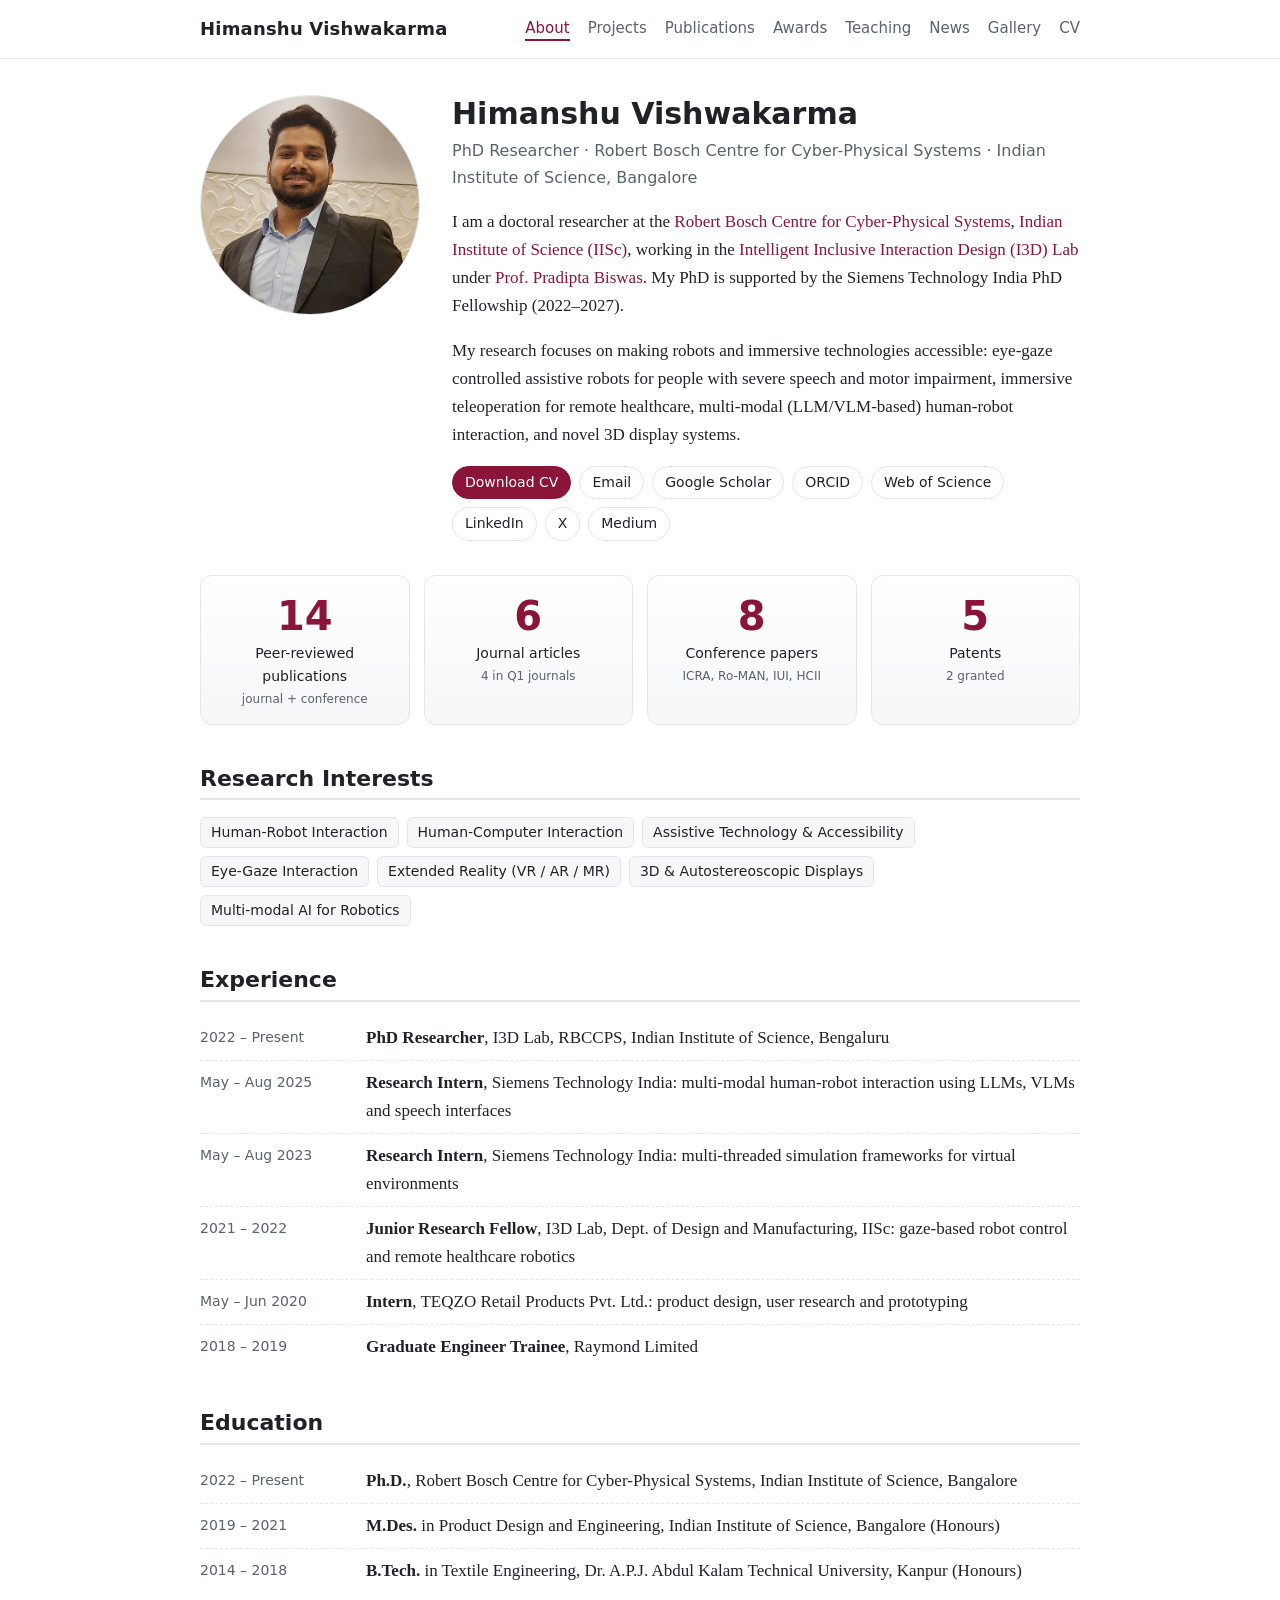
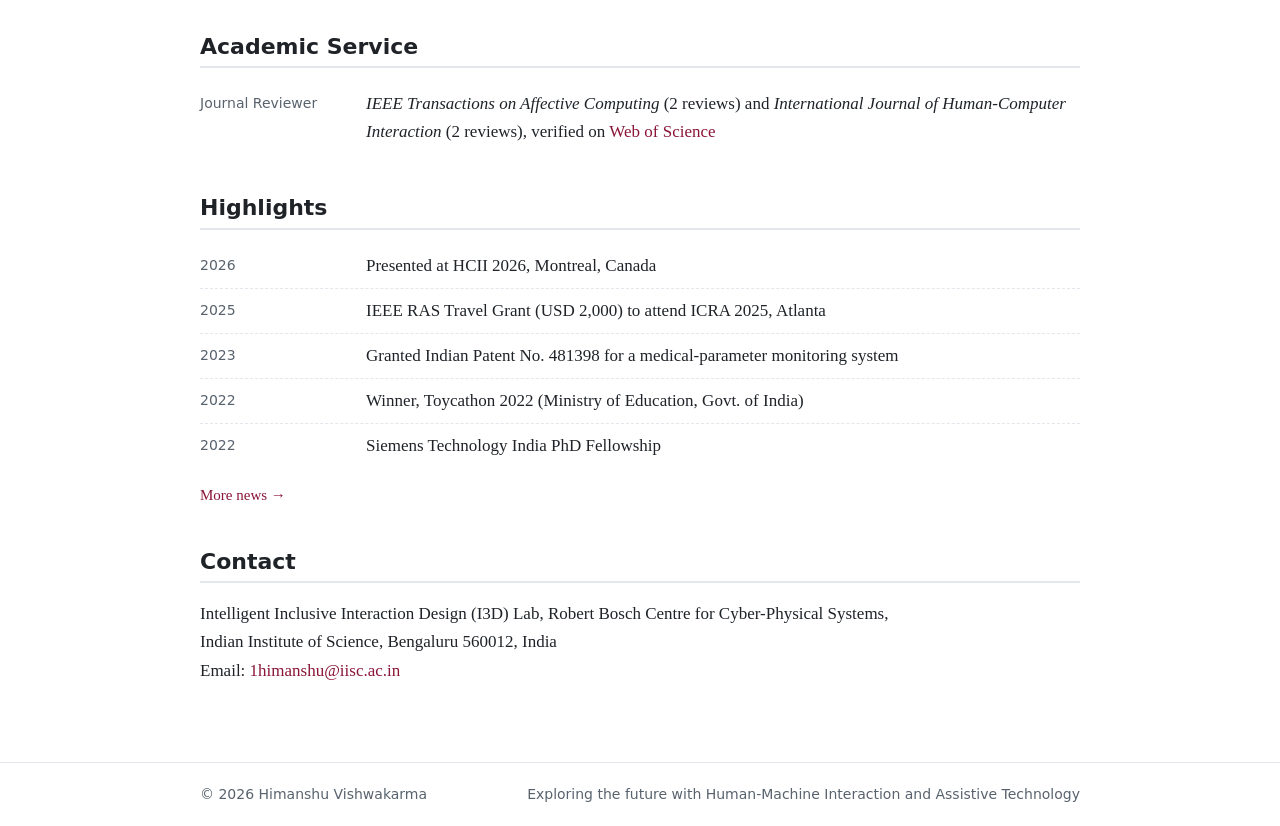
<file: index.html>
<!DOCTYPE html>
<html lang="en">
<head>
  <meta charset="utf-8">
  <meta name="viewport" content="width=device-width, initial-scale=1">
  <title>Himanshu Vishwakarma</title>
  <meta name="description" content="Himanshu Vishwakarma, PhD researcher at IISc Bangalore working on Human-Robot Interaction, Extended Reality, eye-gaze interaction and assistive technology.">
  <link rel="stylesheet" href="assets/style.css">
</head>
<body>
<header class="site-header">
  <nav class="nav">
    <a class="brand" href="index.html">Himanshu Vishwakarma</a>
    <ul>
      <li><a class="active" href="index.html">About</a></li>
      <li><a href="projects.html">Projects</a></li>
      <li><a href="publications.html">Publications</a></li>
      <li><a href="awards.html">Awards</a></li>
      <li><a href="teaching.html">Teaching</a></li>
      <li><a href="news.html">News</a></li>
      <li><a href="gallery.html">Gallery</a></li>
      <li><a href="cv.pdf">CV</a></li>
    </ul>
  </nav>
</header>

<main>
  <section class="hero">
    <img class="photo" src="assets/img/profile.jpg" alt="Photo of Himanshu Vishwakarma">
    <div>
      <h1>Himanshu Vishwakarma</h1>
      <p class="role">PhD Researcher · Robert Bosch Centre for Cyber-Physical Systems · Indian Institute of Science, Bangalore</p>

      <p>I am a doctoral researcher at the <a href="https://cps.iisc.ac.in/">Robert Bosch Centre for Cyber-Physical Systems</a>,
      <a href="https://iisc.ac.in/">Indian Institute of Science (IISc)</a>, working in the
      <a href="https://cambum.net/I3D.htm">Intelligent Inclusive Interaction Design (I3D) Lab</a> under
      <a href="https://cambum.net/PB/">Prof. Pradipta Biswas</a>.
      My PhD is supported by the Siemens Technology India PhD Fellowship (2022–2027).</p>

      <p>My research focuses on making robots and immersive technologies accessible: eye-gaze controlled
      assistive robots for people with severe speech and motor impairment, immersive teleoperation for
      remote healthcare, multi-modal (LLM/VLM-based) human-robot interaction, and novel 3D display systems.</p>

      <div class="links">
        <a class="primary" href="cv.pdf">Download CV</a>
        <a href="mailto:1himanshu@iisc.ac.in">Email</a>
        <a href="https://scholar.google.com/citations?user=ktqjVN0AAAAJ&amp;hl=en">Google Scholar</a>
        <a href="https://orcid.org/0000-0003-1420-279X">ORCID</a>
        <a href="https://www.webofscience.com/wos/author/record/84254877">Web of Science</a>
        <a href="https://www.linkedin.com/in/himanshu-vishwakarma-42093116b/">LinkedIn</a>
        <a href="https://x.com/himanshu_vishwa">X</a>
        <a href="https://medium.com/@12himsunny">Medium</a>
      </div>
    </div>
  </section>

  <ul class="stats" aria-label="Research output">
    <li class="stat"><a href="publications.html">
      <span class="num" data-key="total" data-target="14">14</span>
      <span class="label">Peer-reviewed publications</span>
      <span class="sub">journal + conference</span></a></li>
    <li class="stat"><a href="publications.html#journals">
      <span class="num" data-key="journals" data-target="6">6</span>
      <span class="label">Journal articles</span>
      <span class="sub">4 in Q1 journals</span></a></li>
    <li class="stat"><a href="publications.html#conferences">
      <span class="num" data-key="conferences" data-target="8">8</span>
      <span class="label">Conference papers</span>
      <span class="sub">ICRA, Ro-MAN, IUI, HCII</span></a></li>
    <li class="stat"><a href="publications.html#patents">
      <span class="num" data-key="patents" data-target="5">5</span>
      <span class="label">Patents</span>
      <span class="sub" data-sub="granted">2 granted</span></a></li>
  </ul>

  <h2>Research Interests</h2>
  <ul class="tags">
    <li>Human-Robot Interaction</li>
    <li>Human-Computer Interaction</li>
    <li>Assistive Technology &amp; Accessibility</li>
    <li>Eye-Gaze Interaction</li>
    <li>Extended Reality (VR / AR / MR)</li>
    <li>3D &amp; Autostereoscopic Displays</li>
    <li>Multi-modal AI for Robotics</li>
  </ul>

  <h2>Experience</h2>
  <ul class="timeline">
    <li><span class="when">2022 – Present</span>
      <span><strong>PhD Researcher</strong>, I3D Lab, RBCCPS, Indian Institute of Science, Bengaluru</span></li>
    <li><span class="when">May – Aug 2025</span>
      <span><strong>Research Intern</strong>, Siemens Technology India: multi-modal human-robot interaction using LLMs, VLMs and speech interfaces</span></li>
    <li><span class="when">May – Aug 2023</span>
      <span><strong>Research Intern</strong>, Siemens Technology India: multi-threaded simulation frameworks for virtual environments</span></li>
    <li><span class="when">2021 – 2022</span>
      <span><strong>Junior Research Fellow</strong>, I3D Lab, Dept. of Design and Manufacturing, IISc: gaze-based robot control and remote healthcare robotics</span></li>
    <li><span class="when">May – Jun 2020</span>
      <span><strong>Intern</strong>, TEQZO Retail Products Pvt. Ltd.: product design, user research and prototyping</span></li>
    <li><span class="when">2018 – 2019</span>
      <span><strong>Graduate Engineer Trainee</strong>, Raymond Limited</span></li>
  </ul>

  <h2>Education</h2>
  <ul class="timeline">
    <li><span class="when">2022 – Present</span>
      <span><strong>Ph.D.</strong>, Robert Bosch Centre for Cyber-Physical Systems, Indian Institute of Science, Bangalore</span></li>
    <li><span class="when">2019 – 2021</span>
      <span><strong>M.Des.</strong> in Product Design and Engineering, Indian Institute of Science, Bangalore (Honours)</span></li>
    <li><span class="when">2014 – 2018</span>
      <span><strong>B.Tech.</strong> in Textile Engineering, Dr. A.P.J. Abdul Kalam Technical University, Kanpur (Honours)</span></li>
  </ul>

  <h2>Academic Service</h2>
  <ul class="timeline">
    <li><span class="when">Journal Reviewer</span><span><em>IEEE Transactions on Affective Computing</em> (2 reviews) and <em>International Journal of Human-Computer Interaction</em> (2 reviews), verified on <a href="https://www.webofscience.com/wos/author/record/84254877">Web of Science</a></span></li>
  </ul>

  <h2>Highlights</h2>
  <ul class="timeline">
    <li><span class="when">2026</span><span>Presented at HCII 2026, Montreal, Canada</span></li>
    <li><span class="when">2025</span><span>IEEE RAS Travel Grant (USD 2,000) to attend ICRA 2025, Atlanta</span></li>
    <li><span class="when">2023</span><span>Granted Indian Patent No. 481398 for a medical-parameter monitoring system</span></li>
    <li><span class="when">2022</span><span>Winner, Toycathon 2022 (Ministry of Education, Govt. of India)</span></li>
    <li><span class="when">2022</span><span>Siemens Technology India PhD Fellowship</span></li>
  </ul>
  <p class="small"><a href="news.html">More news →</a></p>

  <h2>Contact</h2>
  <p>Intelligent Inclusive Interaction Design (I3D) Lab, Robert Bosch Centre for Cyber-Physical Systems,<br>
  Indian Institute of Science, Bengaluru 560012, India<br>
  Email: <a href="mailto:1himanshu@iisc.ac.in">1himanshu@iisc.ac.in</a></p>
</main>

<footer><div class="inner">
  <span>© 2026 Himanshu Vishwakarma</span>
  <span>Exploring the future with Human-Machine Interaction and Assistive Technology</span>
</div></footer>
<script src="assets/counters.js"></script>
</body>
</html>
</file>
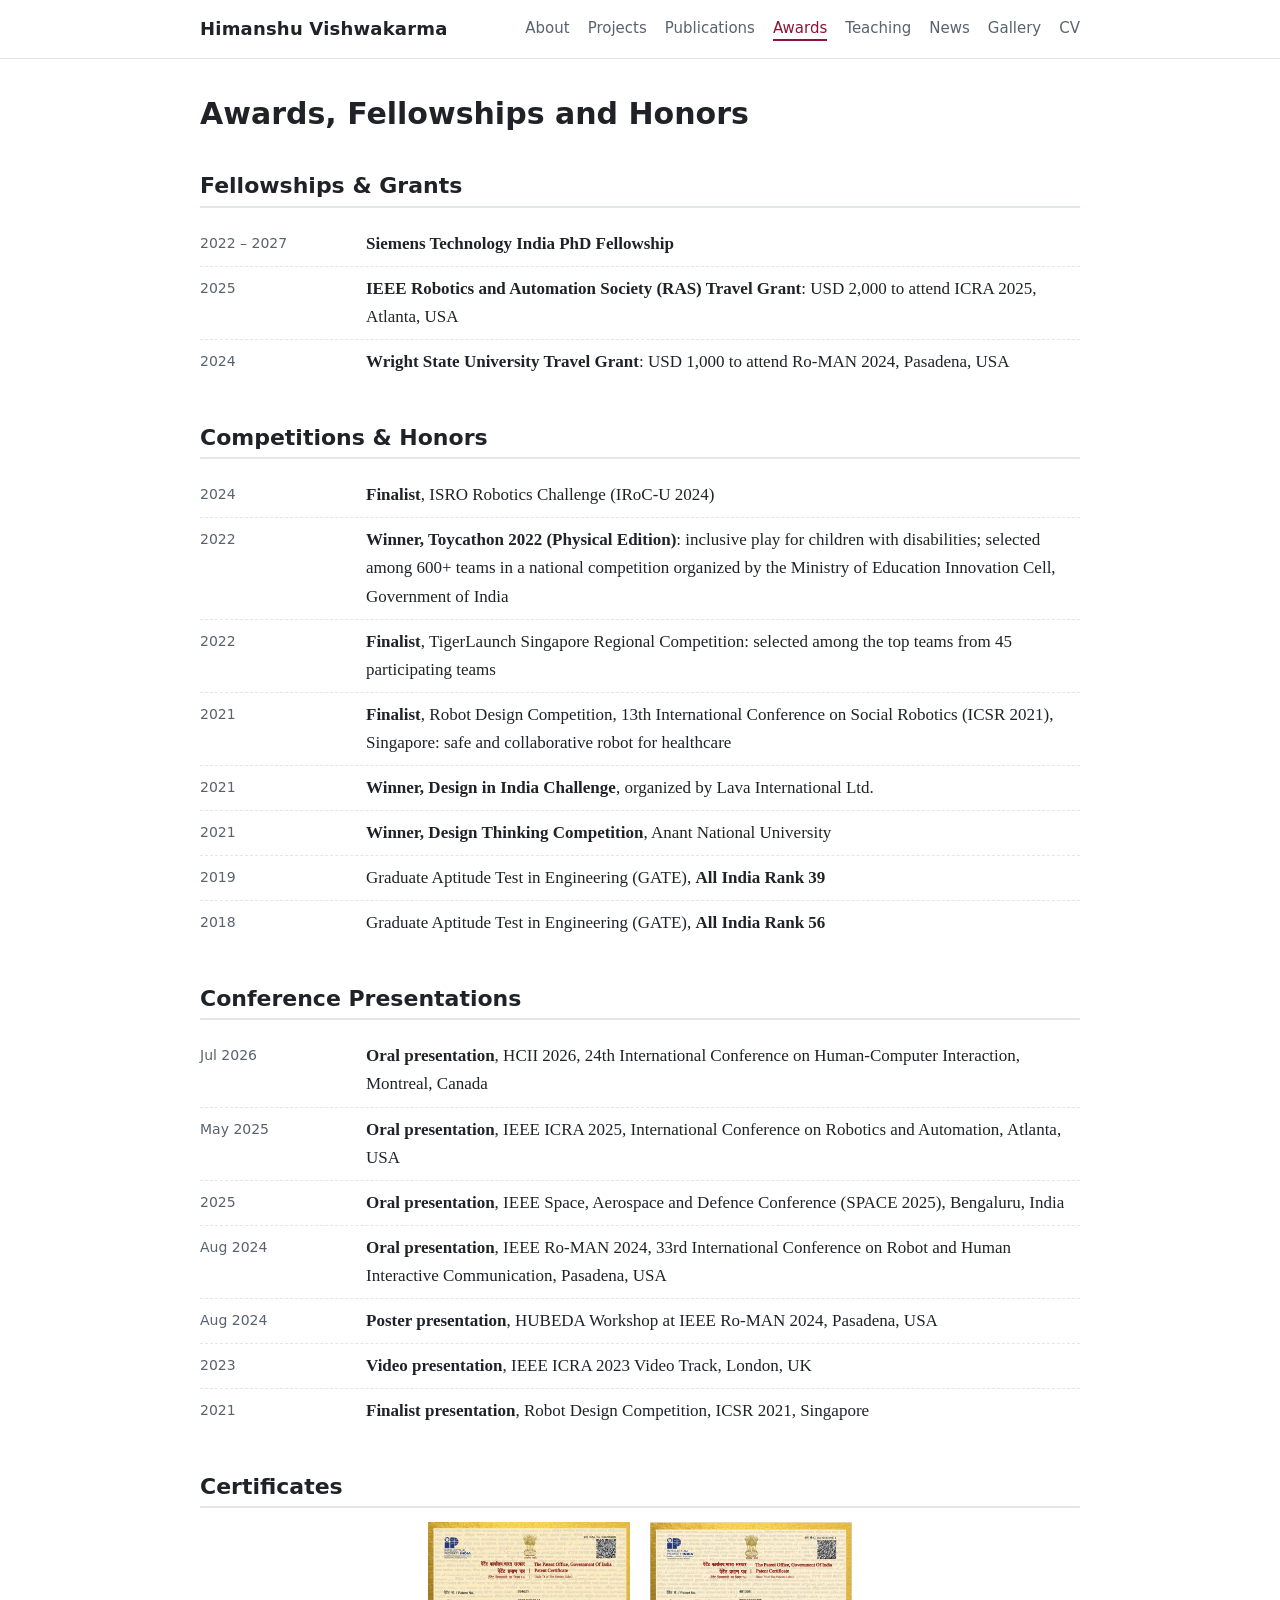
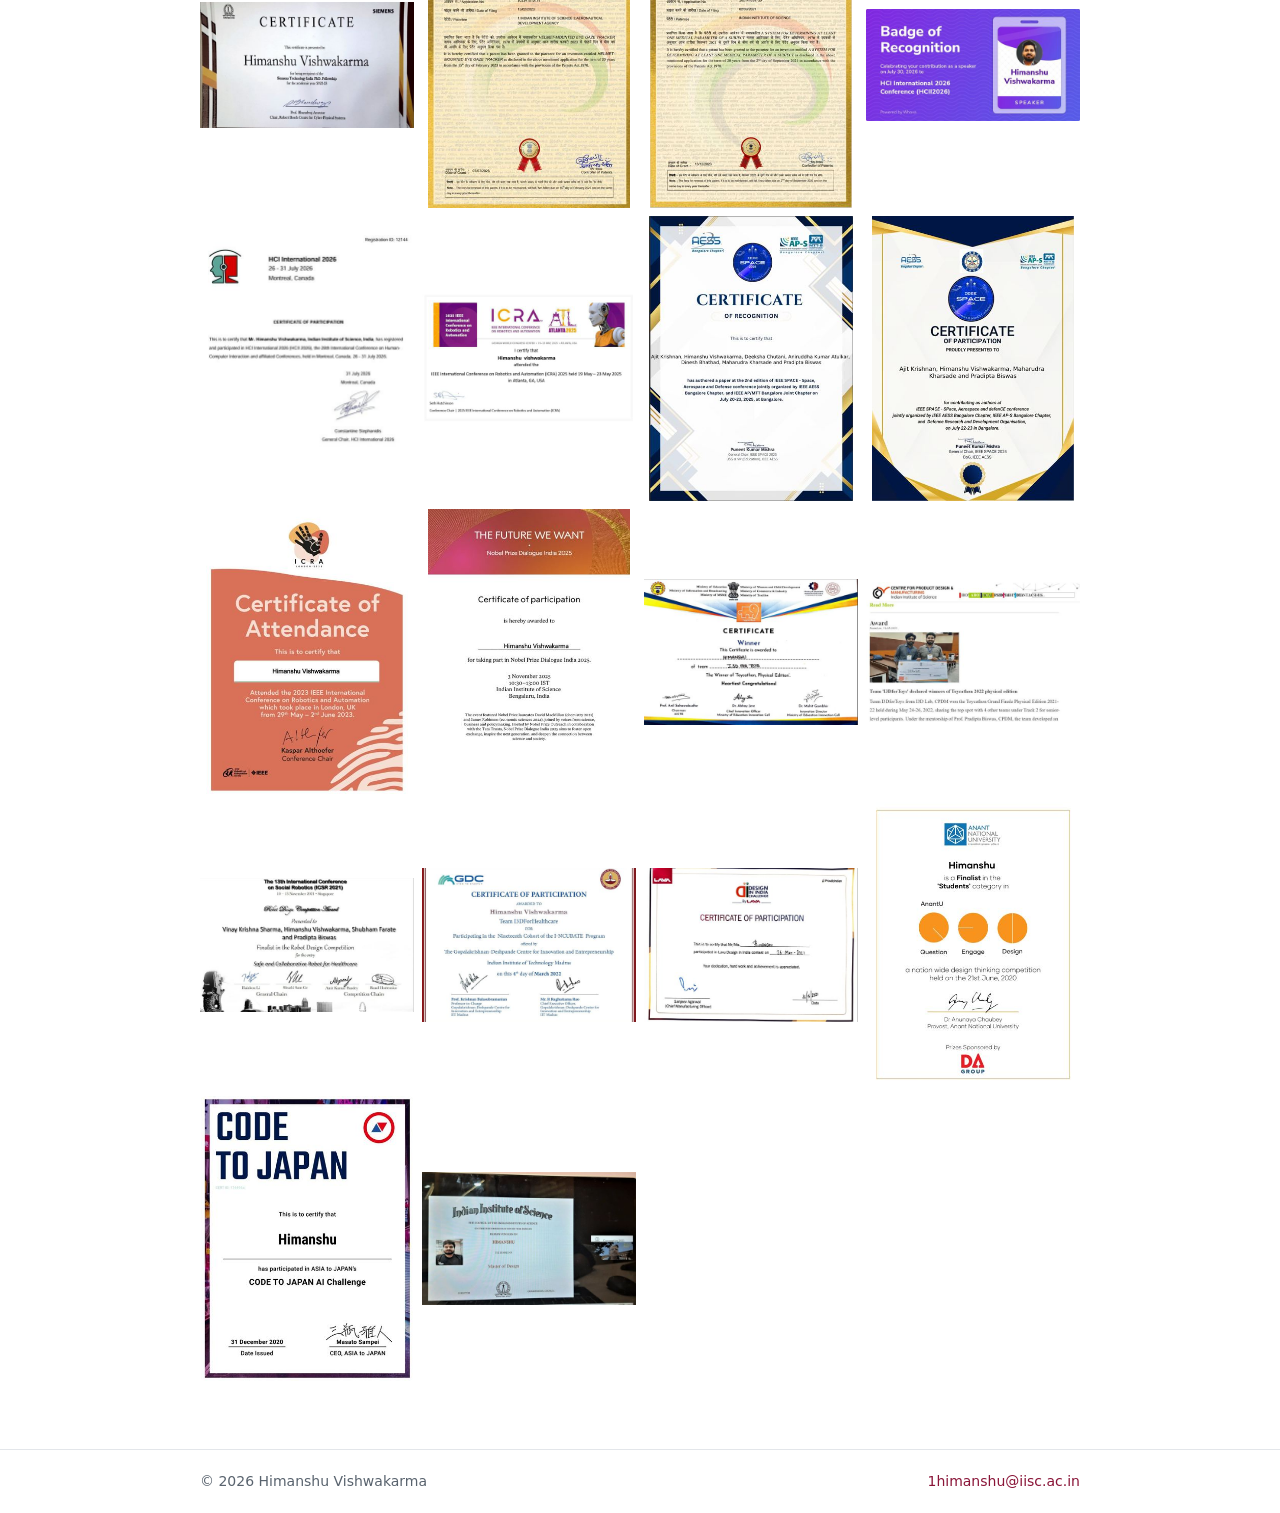
<file: awards.html>
<!DOCTYPE html>
<html lang="en">
<head>
  <meta charset="utf-8">
  <meta name="viewport" content="width=device-width, initial-scale=1">
  <title>Awards · Himanshu Vishwakarma</title>
  <link rel="stylesheet" href="assets/style.css">
</head>
<body>
<header class="site-header">
  <nav class="nav">
    <a class="brand" href="index.html">Himanshu Vishwakarma</a>
    <ul>
      <li><a href="index.html">About</a></li>
      <li><a href="projects.html">Projects</a></li>
      <li><a href="publications.html">Publications</a></li>
      <li><a class="active" href="awards.html">Awards</a></li>
      <li><a href="teaching.html">Teaching</a></li>
      <li><a href="news.html">News</a></li>
      <li><a href="gallery.html">Gallery</a></li>
      <li><a href="cv.pdf">CV</a></li>
    </ul>
  </nav>
</header>

<main>
  <h1>Awards, Fellowships and Honors</h1>

  <h2>Fellowships &amp; Grants</h2>
  <ul class="timeline">
    <li><span class="when">2022 – 2027</span><span><strong>Siemens Technology India PhD Fellowship</strong></span></li>
    <li><span class="when">2025</span><span><strong>IEEE Robotics and Automation Society (RAS) Travel Grant</strong>: USD 2,000 to attend ICRA 2025, Atlanta, USA</span></li>
    <li><span class="when">2024</span><span><strong>Wright State University Travel Grant</strong>: USD 1,000 to attend Ro-MAN 2024, Pasadena, USA</span></li>
  </ul>

  <h2>Competitions &amp; Honors</h2>
  <ul class="timeline">
    <li><span class="when">2024</span><span><strong>Finalist</strong>, ISRO Robotics Challenge (IRoC-U 2024)</span></li>
    <li><span class="when">2022</span><span><strong>Winner, Toycathon 2022 (Physical Edition)</strong>: inclusive play for children with disabilities; selected among 600+ teams in a national competition organized by the Ministry of Education Innovation Cell, Government of India</span></li>
    <li><span class="when">2022</span><span><strong>Finalist</strong>, TigerLaunch Singapore Regional Competition: selected among the top teams from 45 participating teams</span></li>
    <li><span class="when">2021</span><span><strong>Finalist</strong>, Robot Design Competition, 13th International Conference on Social Robotics (ICSR 2021), Singapore: safe and collaborative robot for healthcare</span></li>
    <li><span class="when">2021</span><span><strong>Winner, Design in India Challenge</strong>, organized by Lava International Ltd.</span></li>
    <li><span class="when">2021</span><span><strong>Winner, Design Thinking Competition</strong>, Anant National University</span></li>
    <li><span class="when">2019</span><span>Graduate Aptitude Test in Engineering (GATE), <strong>All India Rank 39</strong></span></li>
    <li><span class="when">2018</span><span>Graduate Aptitude Test in Engineering (GATE), <strong>All India Rank 56</strong></span></li>
  </ul>

  <h2>Conference Presentations</h2>
  <ul class="timeline">
    <li><span class="when">Jul 2026</span><span><strong>Oral presentation</strong>, HCII 2026, 24th International Conference on Human-Computer Interaction, Montreal, Canada</span></li>
    <li><span class="when">May 2025</span><span><strong>Oral presentation</strong>, IEEE ICRA 2025, International Conference on Robotics and Automation, Atlanta, USA</span></li>
    <li><span class="when">2025</span><span><strong>Oral presentation</strong>, IEEE Space, Aerospace and Defence Conference (SPACE 2025), Bengaluru, India</span></li>
    <li><span class="when">Aug 2024</span><span><strong>Oral presentation</strong>, IEEE Ro-MAN 2024, 33rd International Conference on Robot and Human Interactive Communication, Pasadena, USA</span></li>
    <li><span class="when">Aug 2024</span><span><strong>Poster presentation</strong>, HUBEDA Workshop at IEEE Ro-MAN 2024, Pasadena, USA</span></li>
    <li><span class="when">2023</span><span><strong>Video presentation</strong>, IEEE ICRA 2023 Video Track, London, UK</span></li>
    <li><span class="when">2021</span><span><strong>Finalist presentation</strong>, Robot Design Competition, ICSR 2021, Singapore</span></li>
  </ul>

  <h2>Certificates</h2>
  <div class="photos certs">
      <a class="ph" title="Siemens Technology India PhD Fellowship" href="assets/img/gallery/award-10.jpg" data-cap="Siemens Technology India PhD Fellowship"><img src="assets/img/gallery/thumbs/award-10.jpg" alt="Siemens Technology India PhD Fellowship" loading="lazy"></a>
      <a class="ph" title="Patent certificate" href="assets/img/gallery/award-08.jpg" data-cap="Patent certificate"><img src="assets/img/gallery/thumbs/award-08.jpg" alt="Patent certificate" loading="lazy"></a>
      <a class="ph" title="Patent certificate" href="assets/img/gallery/award-11.jpg" data-cap="Patent certificate"><img src="assets/img/gallery/thumbs/award-11.jpg" alt="Patent certificate" loading="lazy"></a>
      <a class="ph" title="Speaker, HCII 2026" href="assets/img/gallery/award-04.jpg" data-cap="Speaker, HCII 2026"><img src="assets/img/gallery/thumbs/award-04.jpg" alt="Speaker, HCII 2026" loading="lazy"></a>
      <a class="ph" title="HCII 2026, Montreal" href="assets/img/gallery/award-05.jpg" data-cap="HCII 2026, Montreal"><img src="assets/img/gallery/thumbs/award-05.jpg" alt="HCII 2026, Montreal" loading="lazy"></a>
      <a class="ph" title="ICRA 2025, Atlanta" href="assets/img/gallery/award-09.jpg" data-cap="ICRA 2025, Atlanta"><img src="assets/img/gallery/thumbs/award-09.jpg" alt="ICRA 2025, Atlanta" loading="lazy"></a>
      <a class="ph" title="IEEE SPACE, certificate of recognition" href="assets/img/gallery/award-07.jpg" data-cap="IEEE SPACE, certificate of recognition"><img src="assets/img/gallery/thumbs/award-07.jpg" alt="IEEE SPACE, certificate of recognition" loading="lazy"></a>
      <a class="ph" title="IEEE SPACE 2024" href="assets/img/gallery/award-13.jpg" data-cap="IEEE SPACE 2024"><img src="assets/img/gallery/thumbs/award-13.jpg" alt="IEEE SPACE 2024" loading="lazy"></a>
      <a class="ph" title="ICRA 2023, London" href="assets/img/gallery/award-12.jpg" data-cap="ICRA 2023, London"><img src="assets/img/gallery/thumbs/award-12.jpg" alt="ICRA 2023, London" loading="lazy"></a>
      <a class="ph" title="Nobel Prize Dialogue India 2025" href="assets/img/gallery/award-06.jpg" data-cap="Nobel Prize Dialogue India 2025"><img src="assets/img/gallery/thumbs/award-06.jpg" alt="Nobel Prize Dialogue India 2025" loading="lazy"></a>
      <a class="ph" title="Winner, Toycathon 2022" href="assets/img/gallery/award-17.jpg" data-cap="Winner, Toycathon 2022"><img src="assets/img/gallery/thumbs/award-17.jpg" alt="Winner, Toycathon 2022" loading="lazy"></a>
      <a class="ph" title="Toycathon 2022 announcement, CPDM IISc" href="assets/img/gallery/award-16.jpg" data-cap="Toycathon 2022 announcement, CPDM IISc"><img src="assets/img/gallery/thumbs/award-16.jpg" alt="Toycathon 2022 announcement, CPDM IISc" loading="lazy"></a>
      <a class="ph" title="Finalist, Robot Design Competition, ICSR 2021" href="assets/img/gallery/award-15.jpg" data-cap="Finalist, Robot Design Competition, ICSR 2021"><img src="assets/img/gallery/thumbs/award-15.jpg" alt="Finalist, Robot Design Competition, ICSR 2021" loading="lazy"></a>
      <a class="ph" title="I-NCUBATE programme, GDC IIT Madras, 2022" href="assets/img/gallery/award-18.jpg" data-cap="I-NCUBATE programme, GDC IIT Madras, 2022"><img src="assets/img/gallery/thumbs/award-18.jpg" alt="I-NCUBATE programme, GDC IIT Madras, 2022" loading="lazy"></a>
      <a class="ph" title="Design in India Challenge, 2021" href="assets/img/gallery/award-19.jpg" data-cap="Design in India Challenge, 2021"><img src="assets/img/gallery/thumbs/award-19.jpg" alt="Design in India Challenge, 2021" loading="lazy"></a>
      <a class="ph" title="Design Thinking Competition" href="assets/img/gallery/award-21.jpg" data-cap="Design Thinking Competition"><img src="assets/img/gallery/thumbs/award-21.jpg" alt="Design Thinking Competition" loading="lazy"></a>
      <a class="ph" title="Code to Japan AI Challenge" href="assets/img/gallery/award-20.jpg" data-cap="Code to Japan AI Challenge"><img src="assets/img/gallery/thumbs/award-20.jpg" alt="Code to Japan AI Challenge" loading="lazy"></a>
      <a class="ph" title="M.Des. online convocation, 2021" href="assets/img/gallery/award-14.jpg" data-cap="M.Des. online convocation, 2021"><img src="assets/img/gallery/thumbs/award-14.jpg" alt="M.Des. online convocation, 2021" loading="lazy"></a>
  </div>
</main>

<footer><div class="inner">
  <span>© 2026 Himanshu Vishwakarma</span>
  <span><a href="mailto:1himanshu@iisc.ac.in">1himanshu@iisc.ac.in</a></span>
</div></footer>
<script src="assets/lightbox.js"></script>
</body>
</html>
</file>
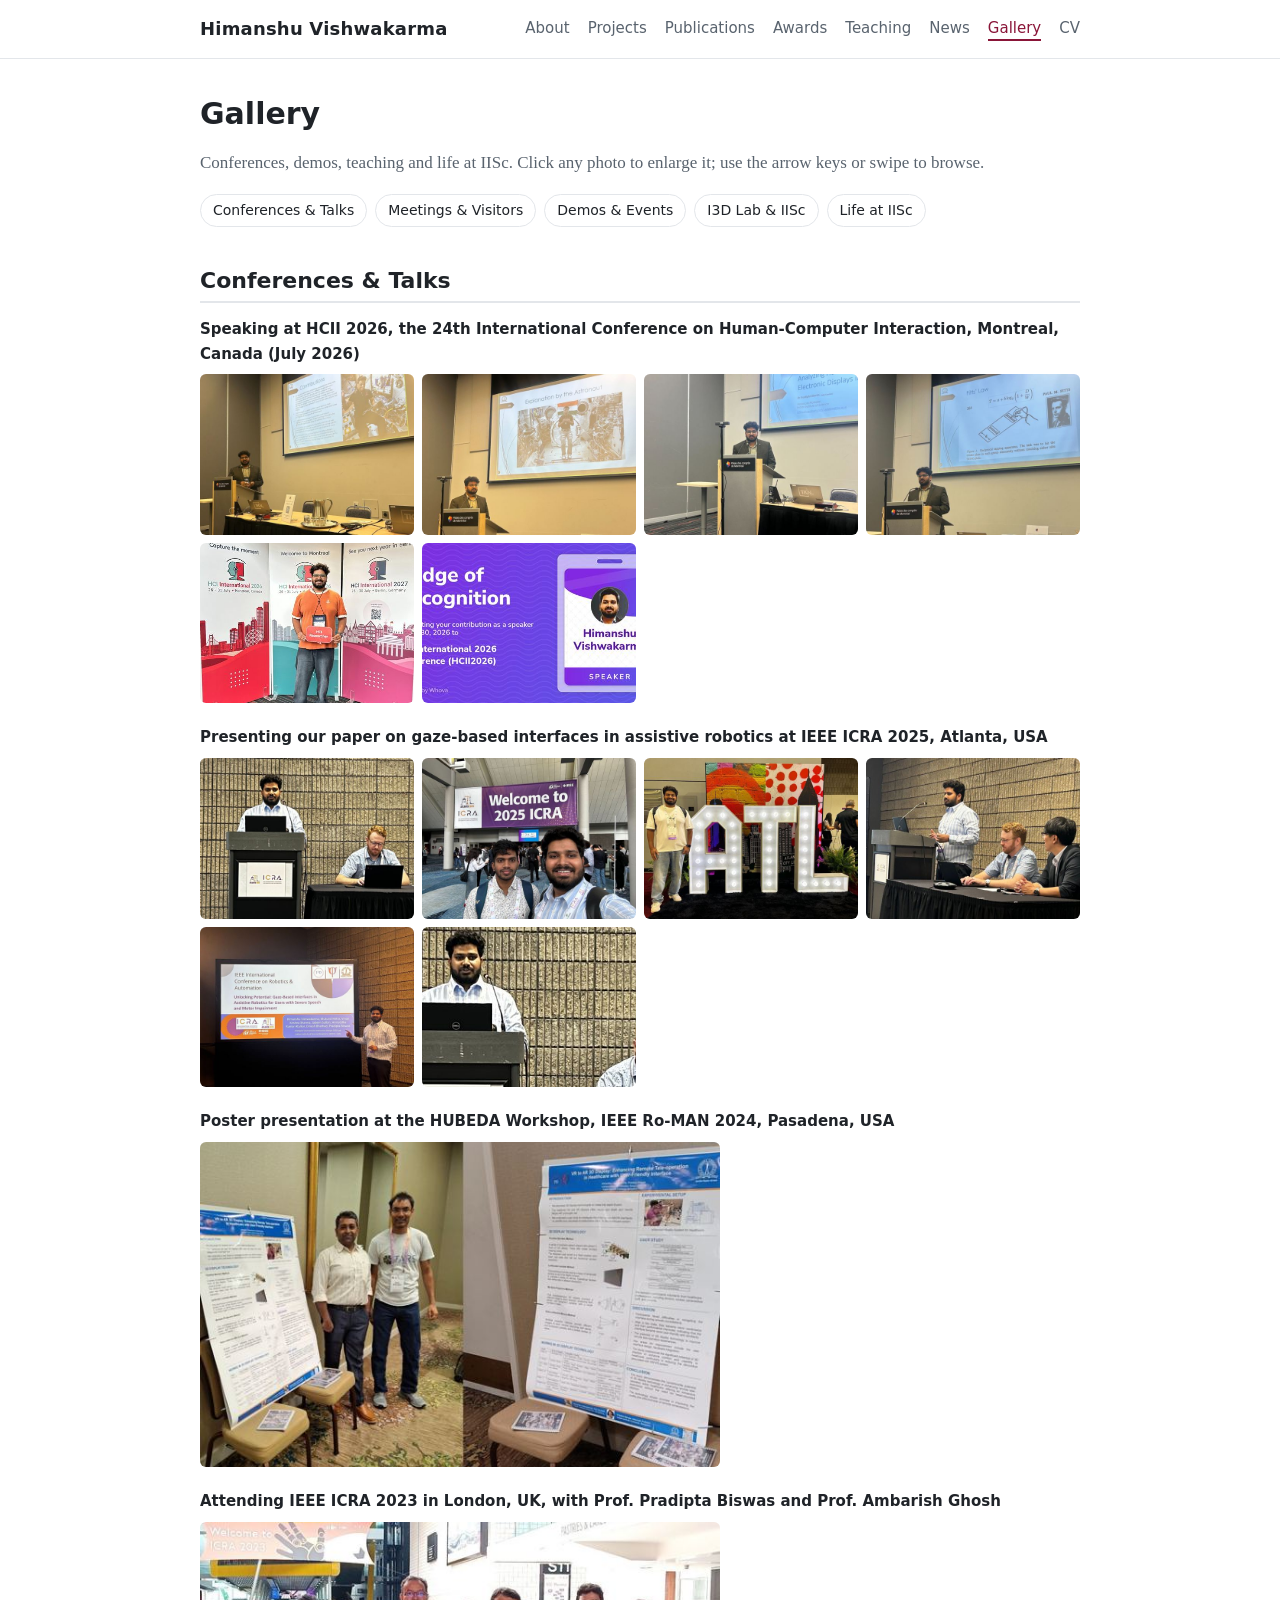
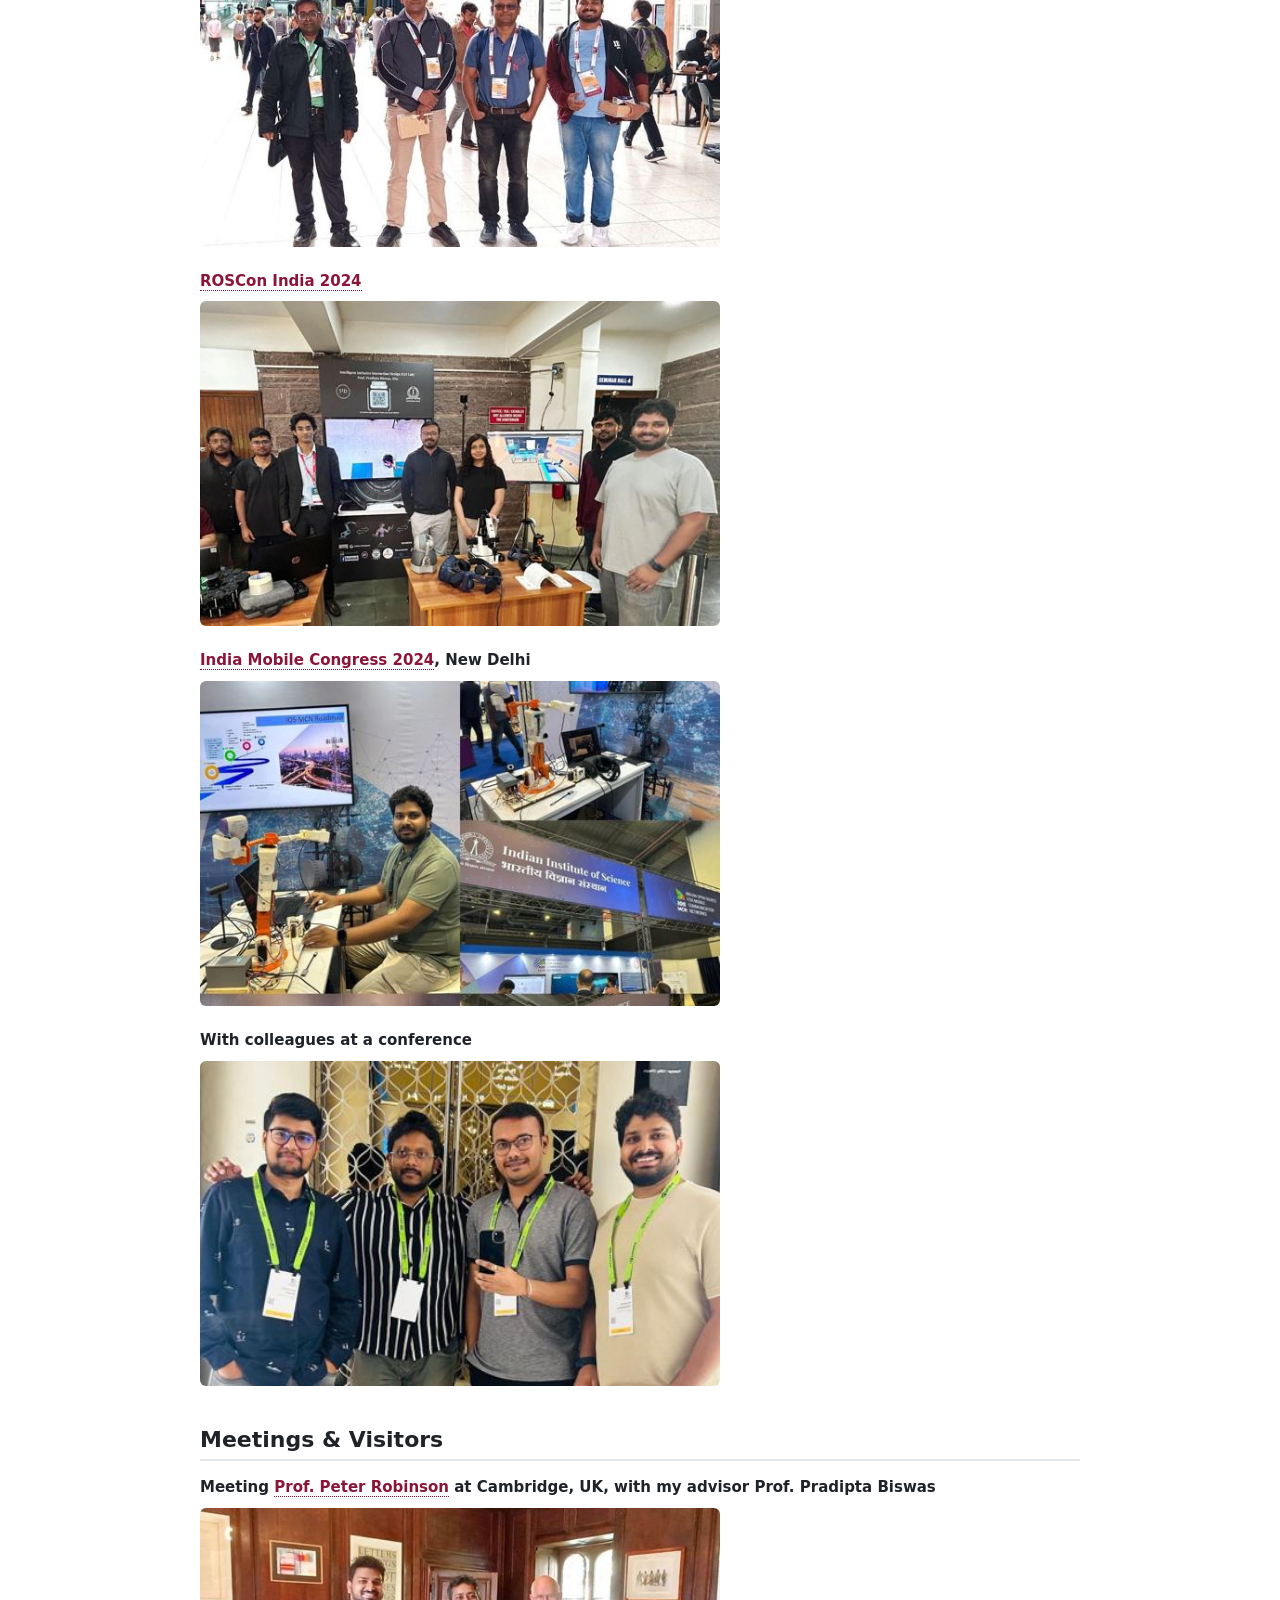
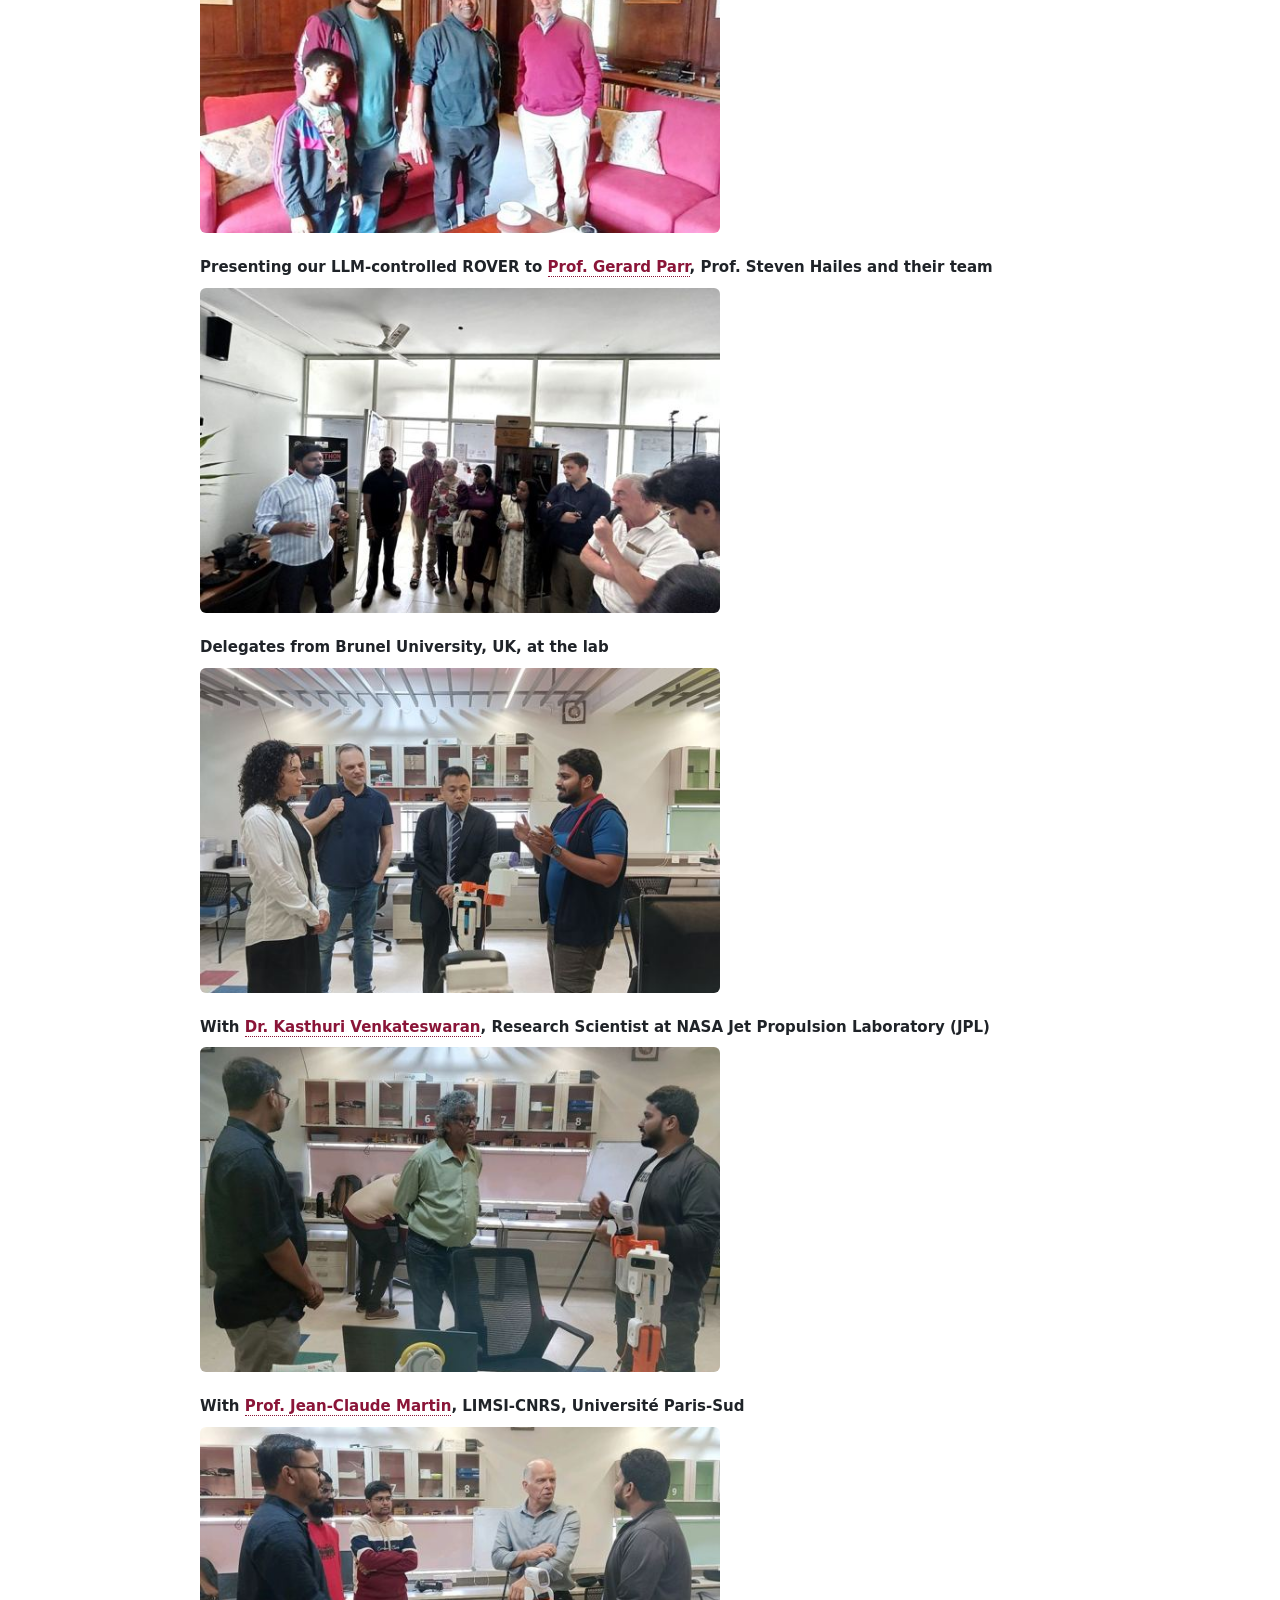
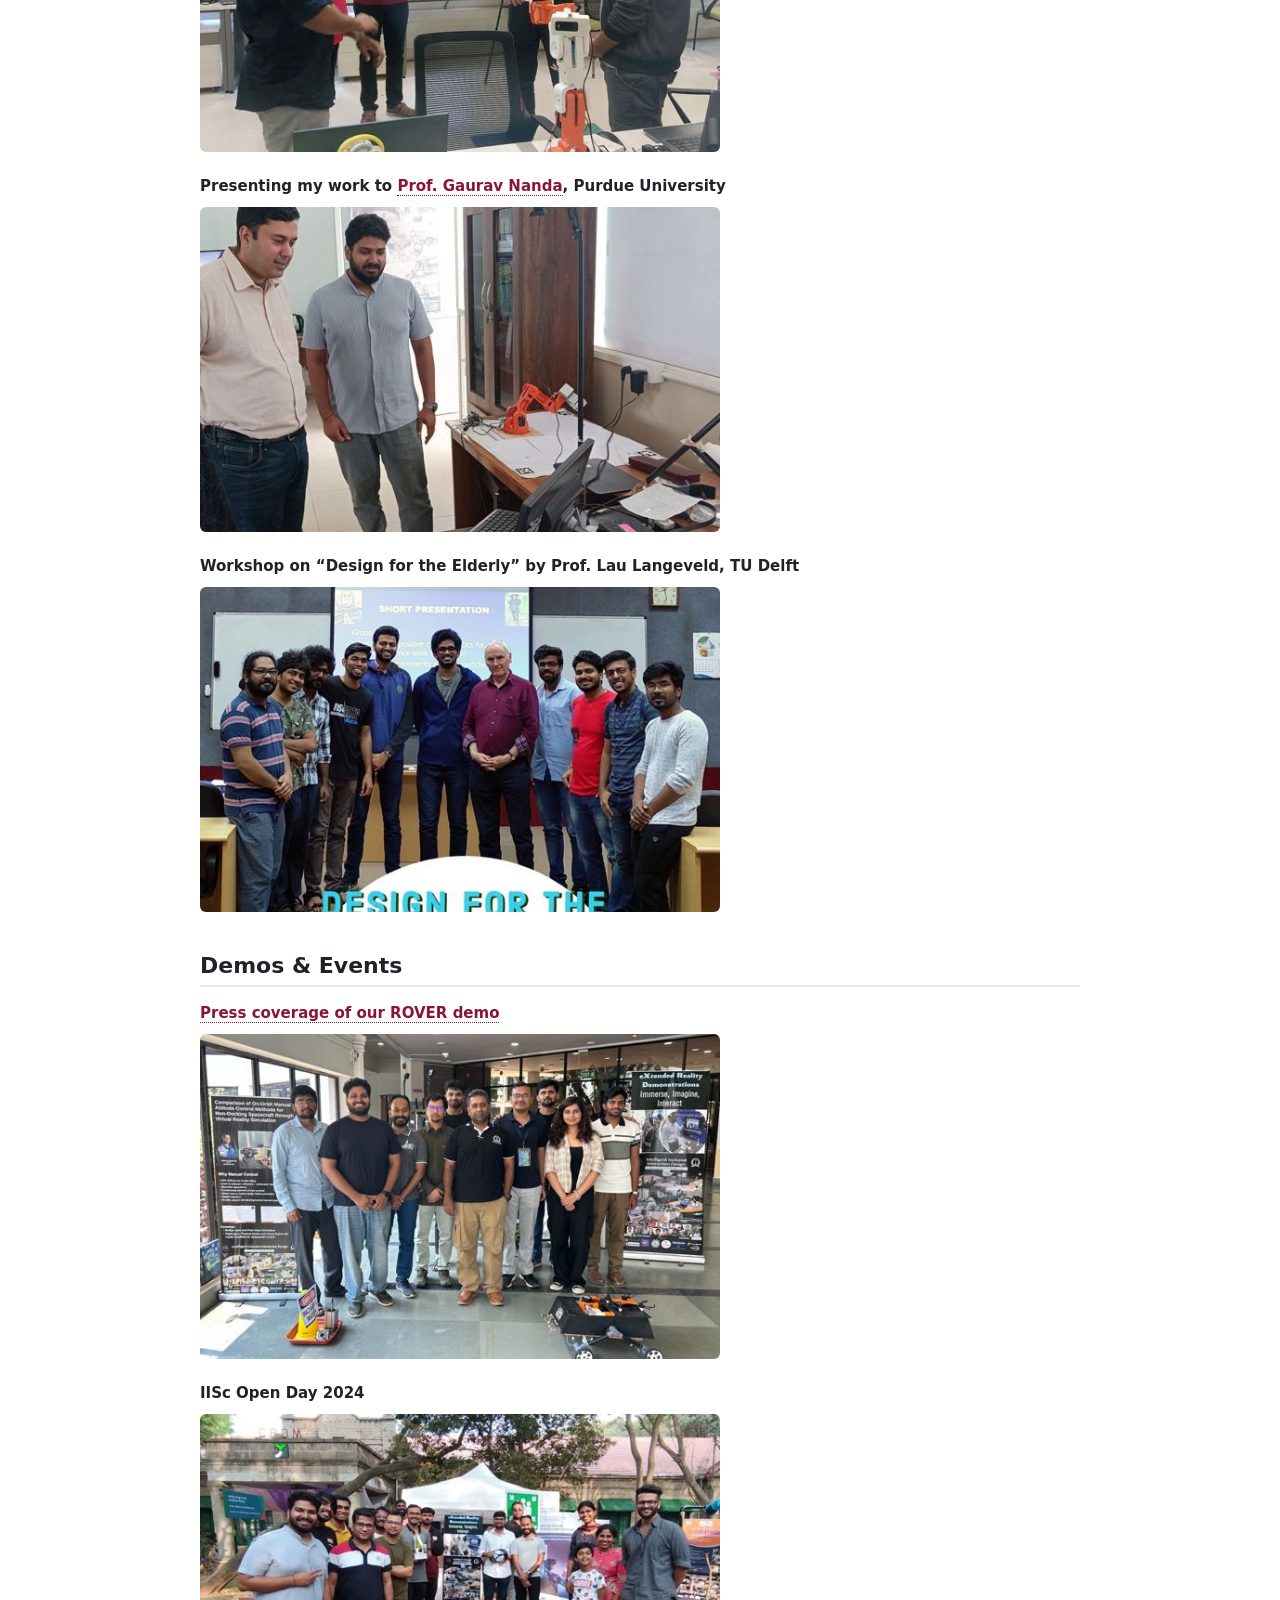
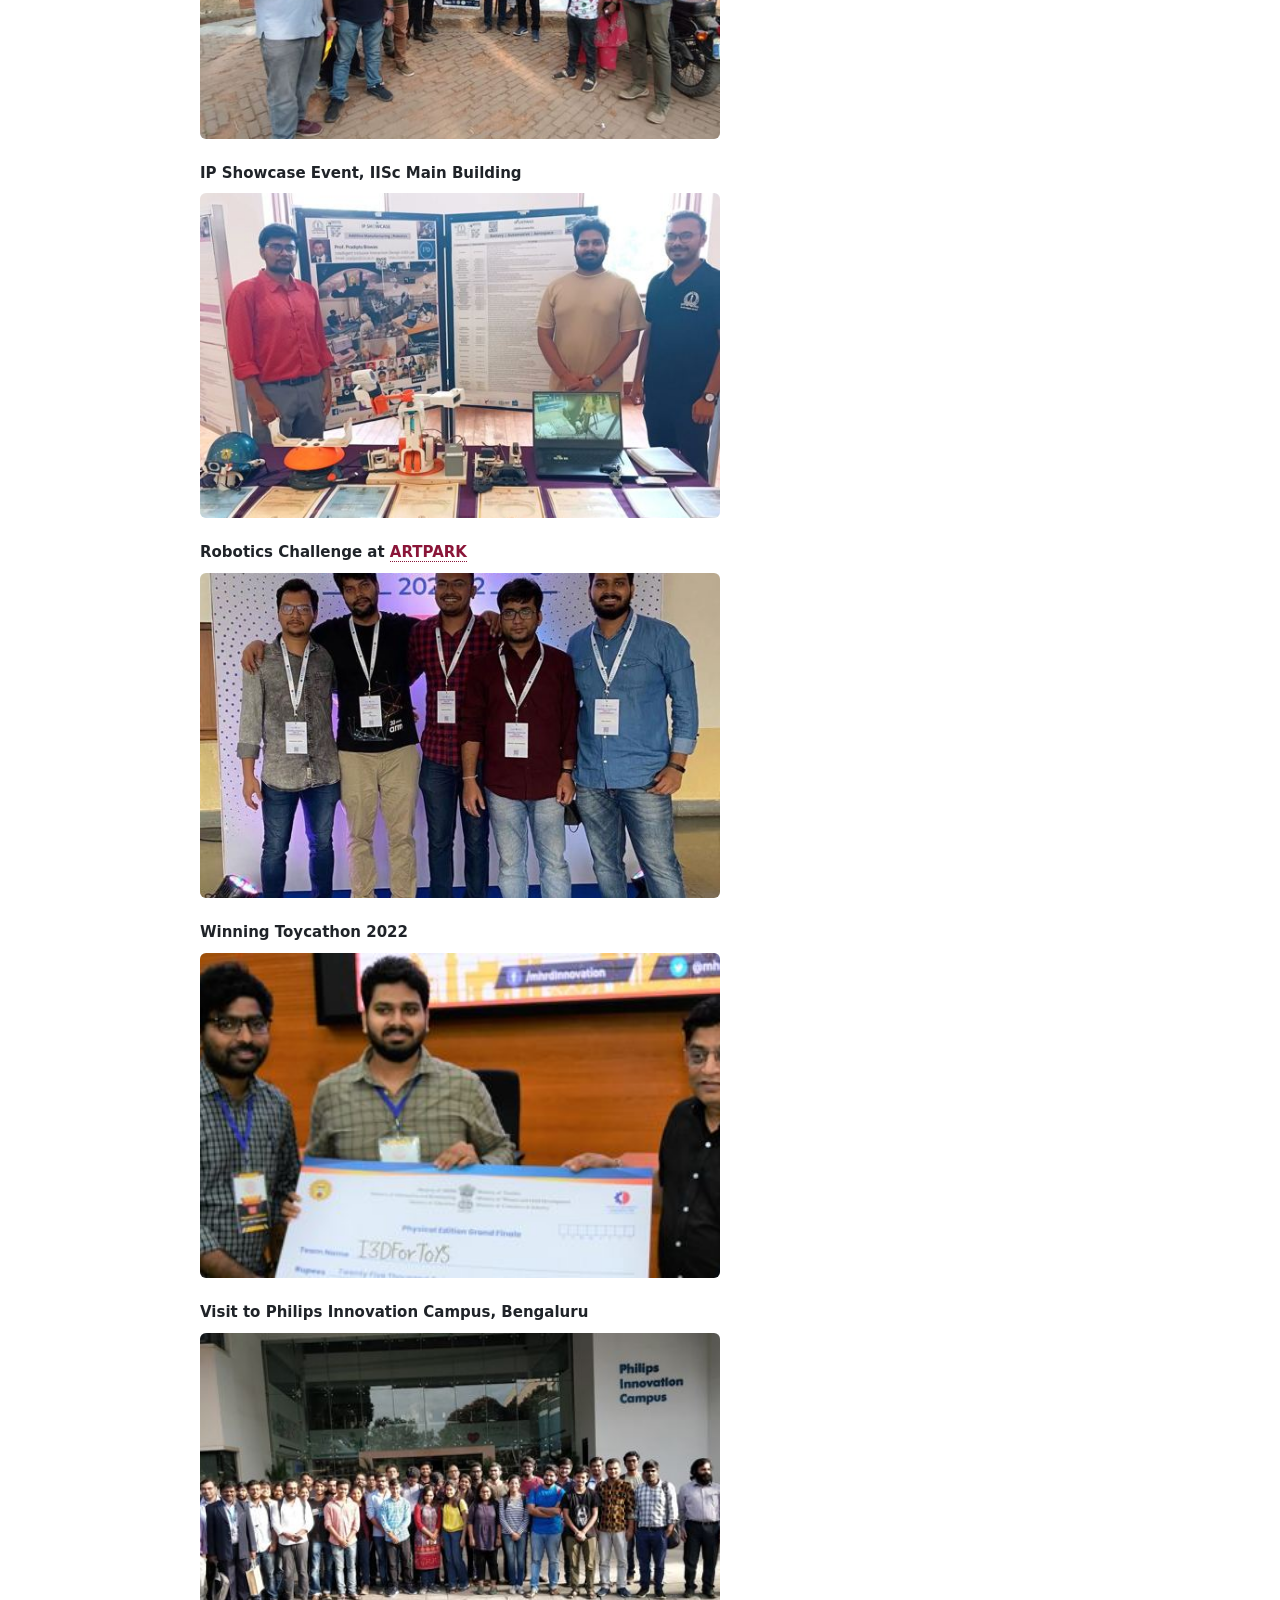
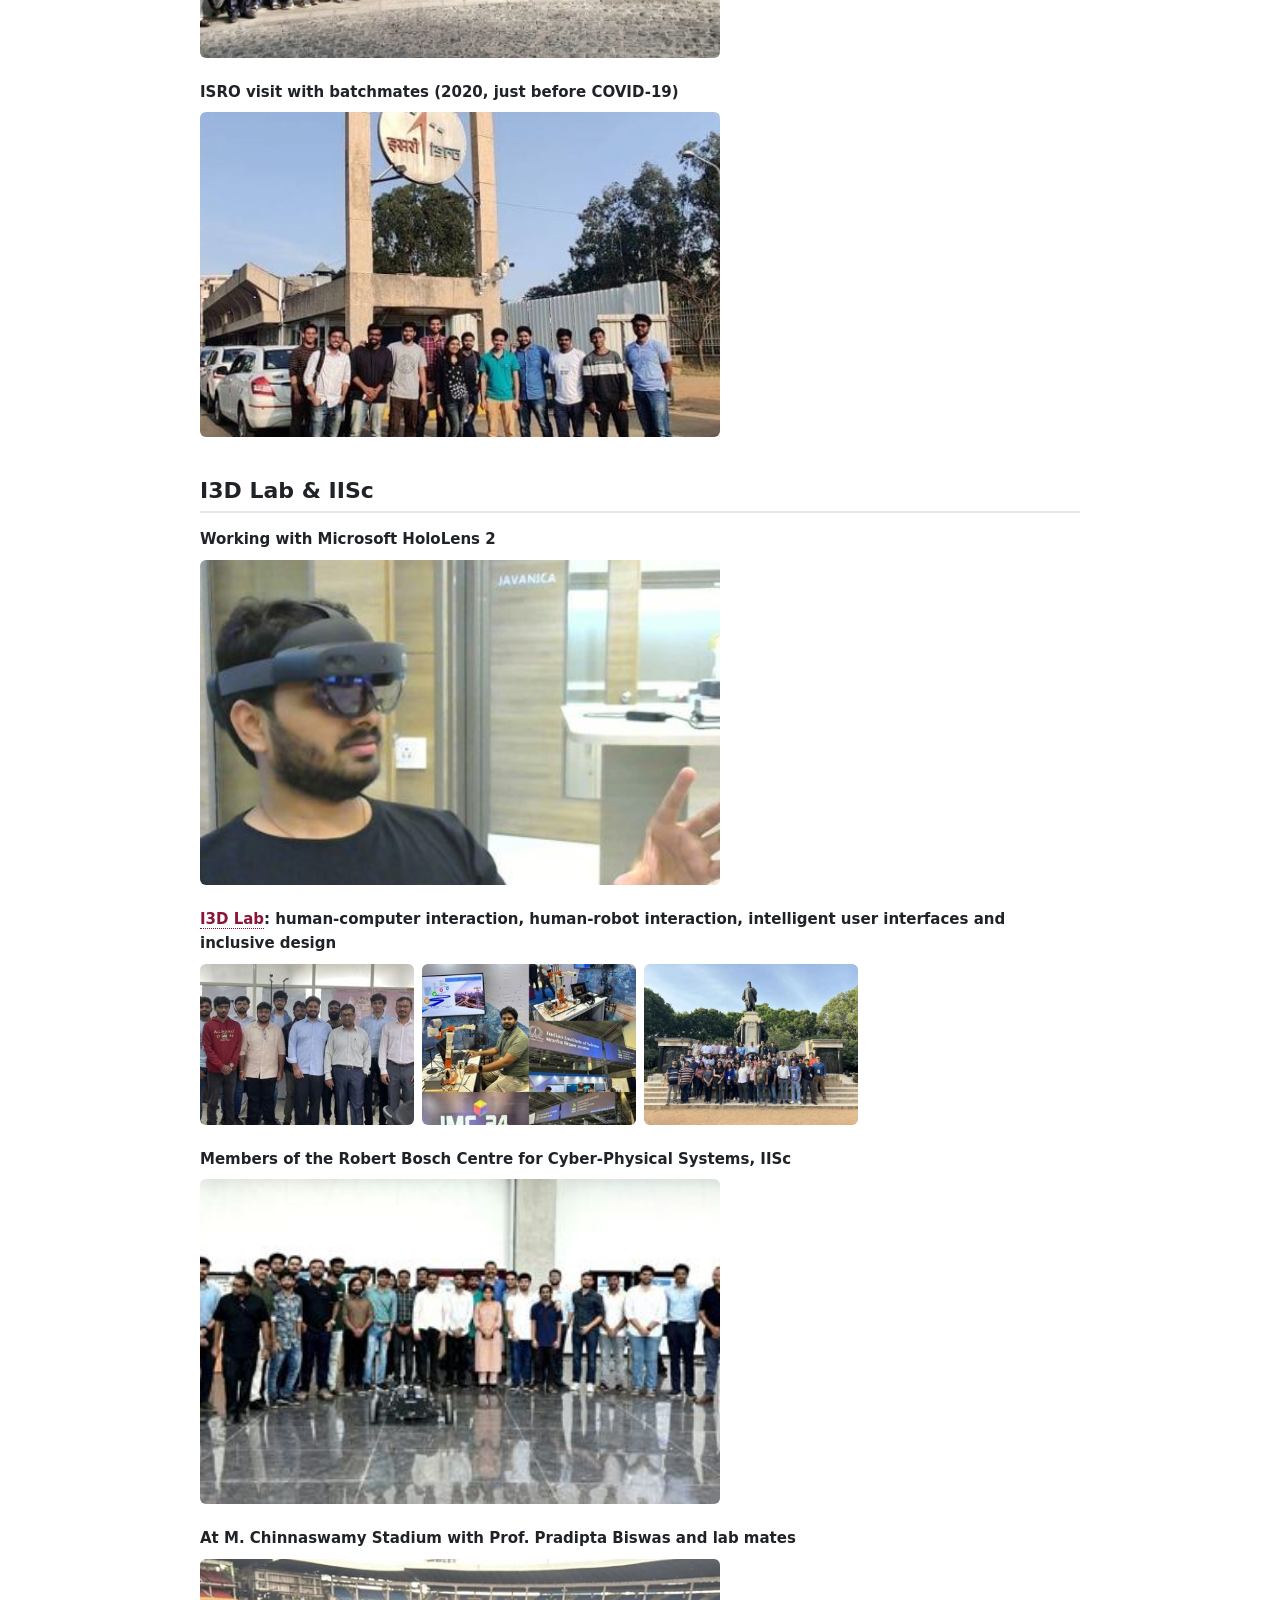
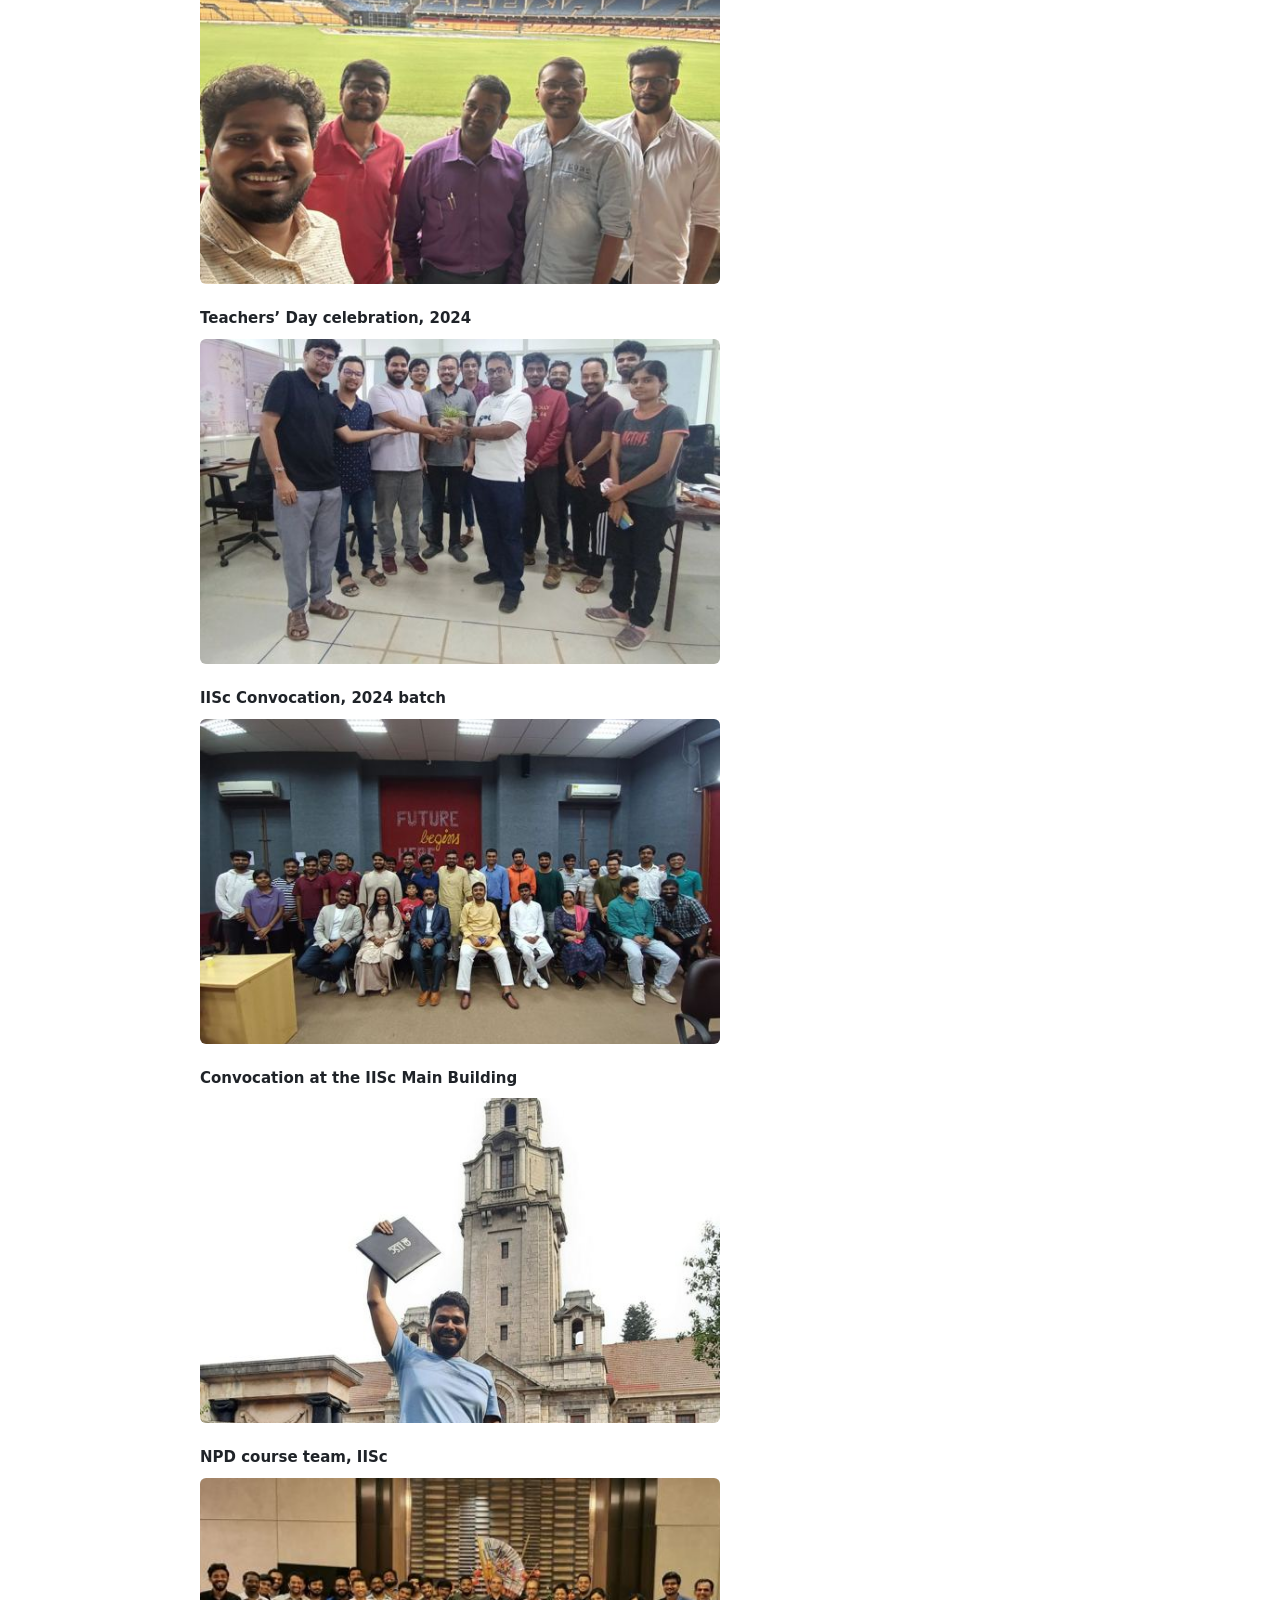
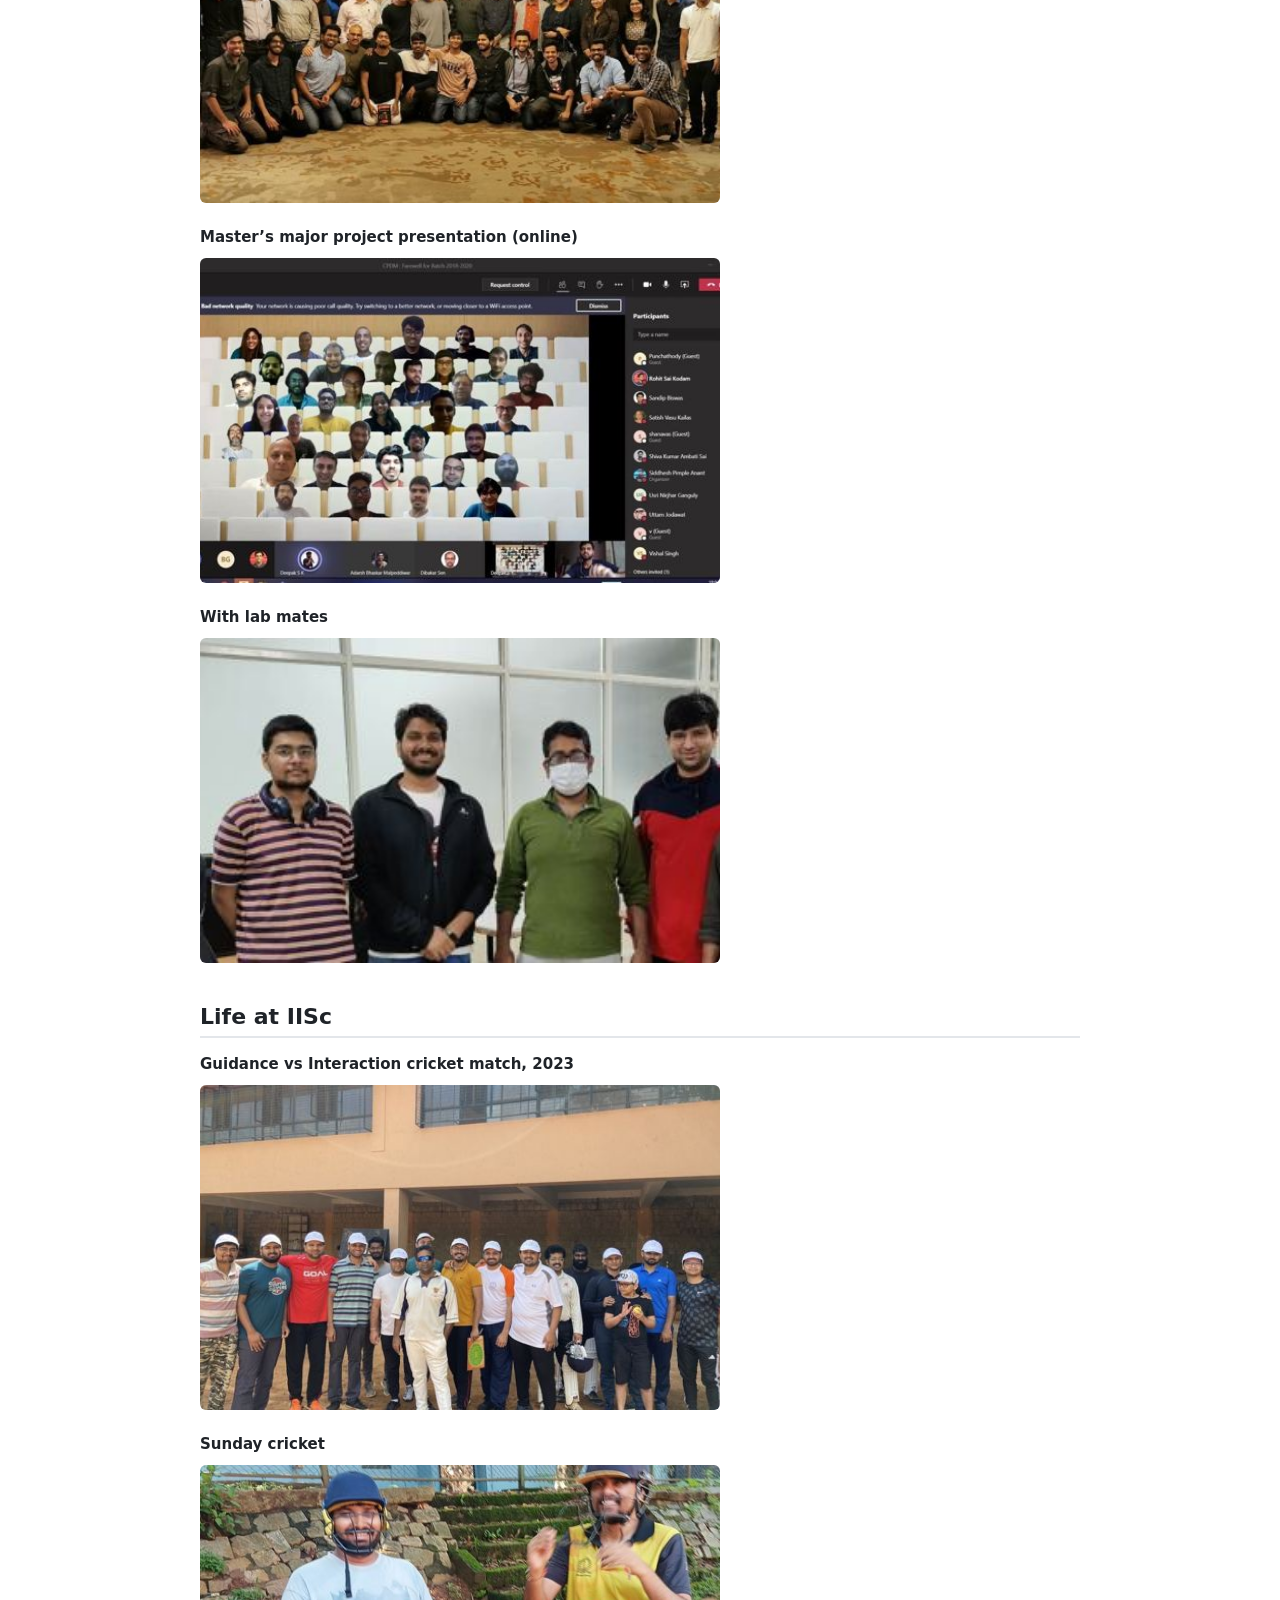
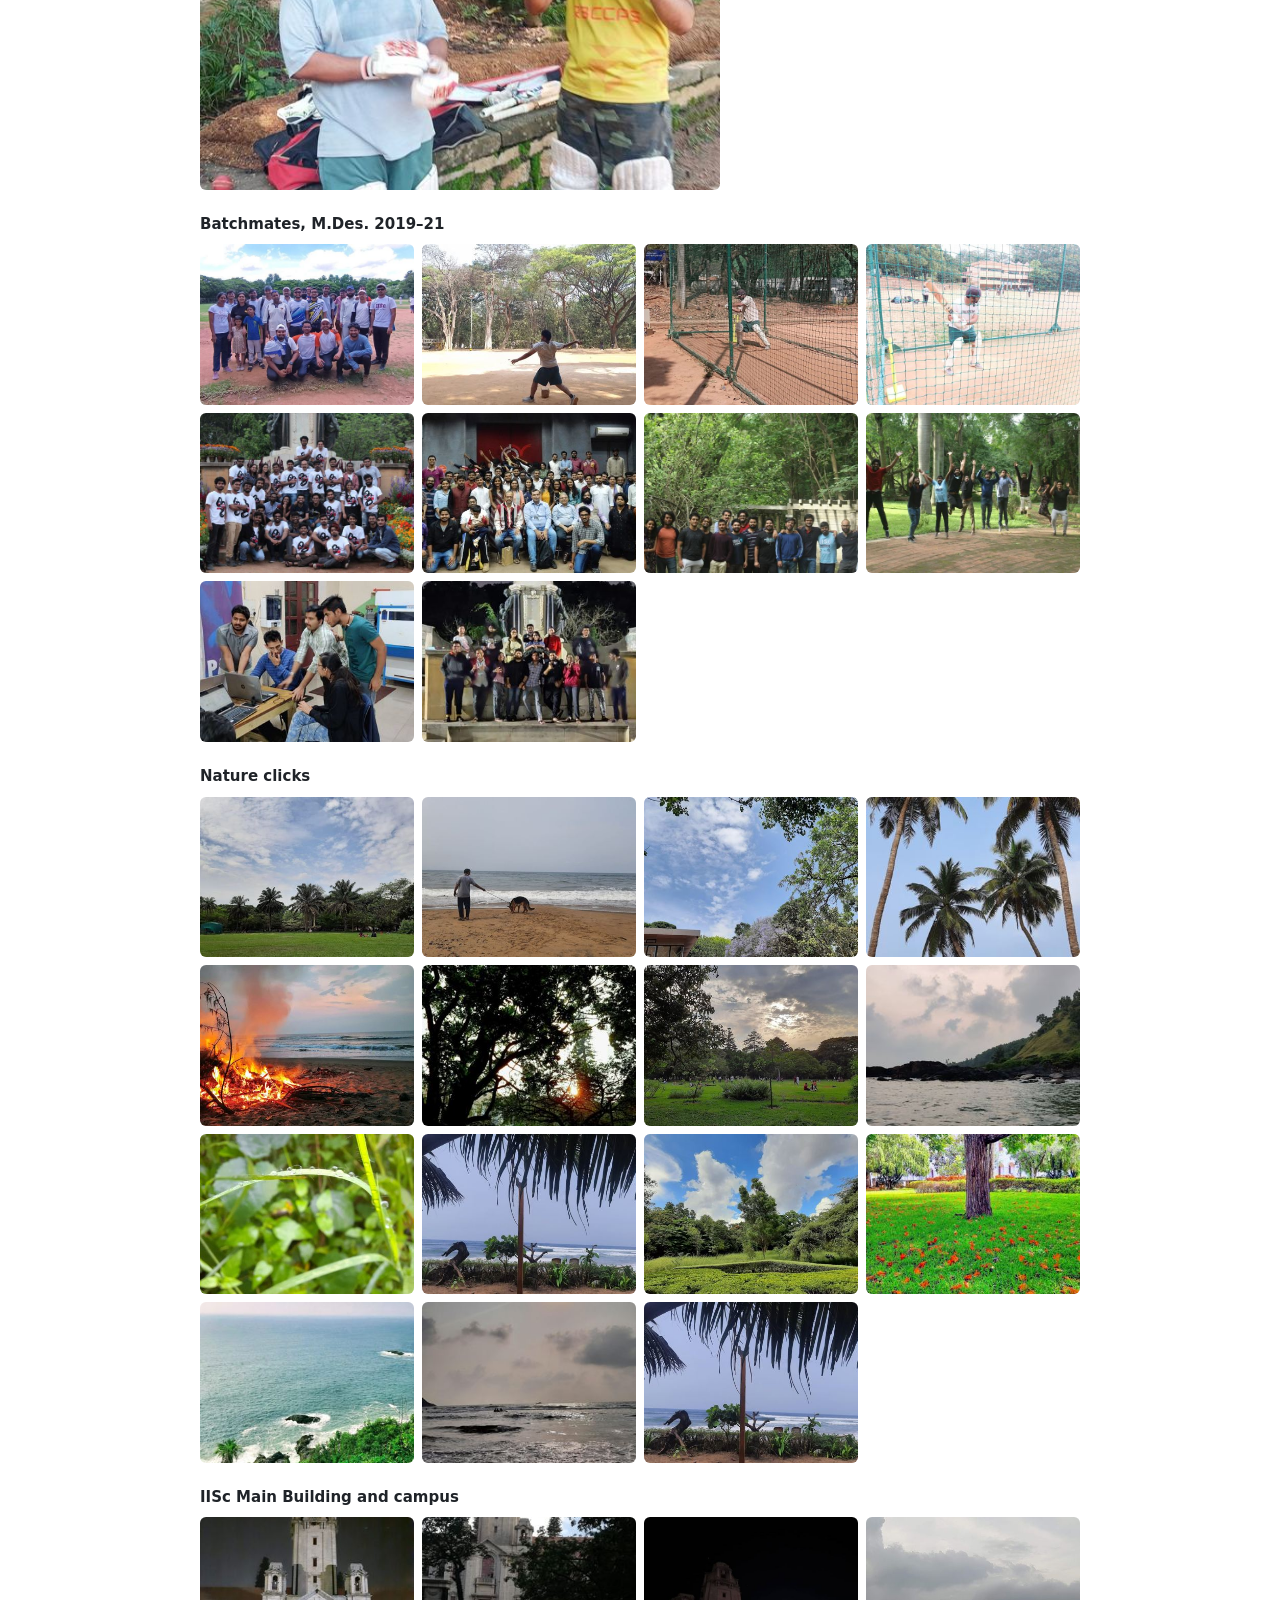
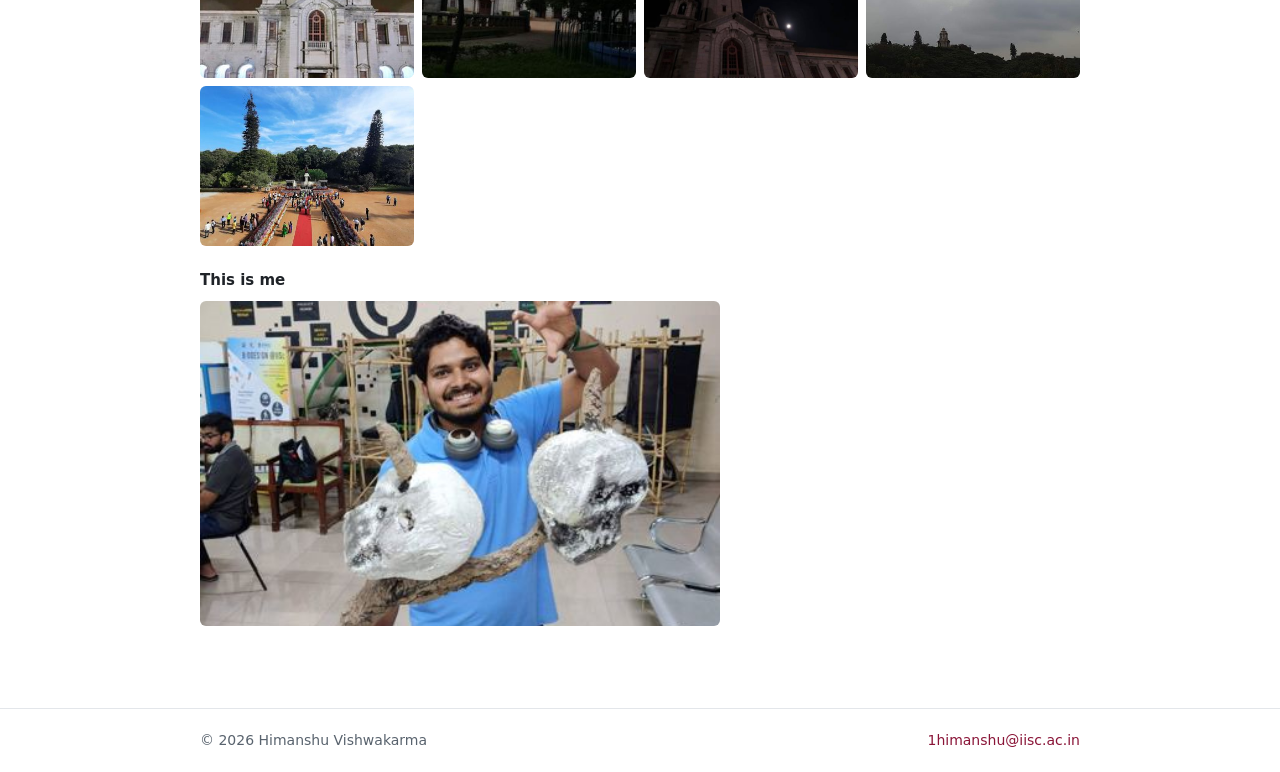
<file: gallery.html>
<!DOCTYPE html>
<html lang="en">
<head>
  <meta charset="utf-8">
  <meta name="viewport" content="width=device-width, initial-scale=1">
  <title>Gallery · Himanshu Vishwakarma</title>
  <link rel="stylesheet" href="assets/style.css">
</head>
<body>
<header class="site-header">
  <nav class="nav">
    <a class="brand" href="index.html">Himanshu Vishwakarma</a>
    <ul>
      <li><a href="index.html">About</a></li>
      <li><a href="projects.html">Projects</a></li>
      <li><a href="publications.html">Publications</a></li>
      <li><a href="awards.html">Awards</a></li>
      <li><a href="teaching.html">Teaching</a></li>
      <li><a href="news.html">News</a></li>
      <li><a class="active" href="gallery.html">Gallery</a></li>
      <li><a href="cv.pdf">CV</a></li>
    </ul>
  </nav>
</header>

<main>
  <h1>Gallery</h1>
  <p class="muted">Conferences, demos, teaching and life at IISc. Click any photo to enlarge it; use the arrow keys or swipe to browse.</p>
  <ul class="chips">
    <li><a href="#talks">Conferences &amp; Talks</a></li>
    <li><a href="#meetings">Meetings &amp; Visitors</a></li>
    <li><a href="#demos">Demos &amp; Events</a></li>
    <li><a href="#lab">I3D Lab &amp; IISc</a></li>
    <li><a href="#life">Life at IISc</a></li>
  </ul>

  <section id="talks">
  <h2>Conferences &amp; Talks</h2>
  <div class="album">
    <p class="album-cap">Speaking at HCII 2026, the 24th International Conference on Human-Computer Interaction, Montreal, Canada (July 2026)</p>
    <div class="photos">
      <a class="ph" href="assets/img/gallery/gallery-08.jpg" data-cap="Speaking at HCII 2026, the 24th International Conference on Human-Computer Interaction, Montreal, Canada (July 2026)"><img src="assets/img/gallery/thumbs/gallery-08.jpg" alt="Speaking at HCII 2026, the 24th International Conference on Human-Computer Interaction, Montreal, Canada (July 2026)" loading="lazy"></a>
      <a class="ph" href="assets/img/gallery/gallery-09.jpg" data-cap="Speaking at HCII 2026, the 24th International Conference on Human-Computer Interaction, Montreal, Canada (July 2026)"><img src="assets/img/gallery/thumbs/gallery-09.jpg" alt="Speaking at HCII 2026, the 24th International Conference on Human-Computer Interaction, Montreal, Canada (July 2026)" loading="lazy"></a>
      <a class="ph" href="assets/img/gallery/gallery-10.jpg" data-cap="Speaking at HCII 2026, the 24th International Conference on Human-Computer Interaction, Montreal, Canada (July 2026)"><img src="assets/img/gallery/thumbs/gallery-10.jpg" alt="Speaking at HCII 2026, the 24th International Conference on Human-Computer Interaction, Montreal, Canada (July 2026)" loading="lazy"></a>
      <a class="ph" href="assets/img/gallery/gallery-11.jpg" data-cap="Speaking at HCII 2026, the 24th International Conference on Human-Computer Interaction, Montreal, Canada (July 2026)"><img src="assets/img/gallery/thumbs/gallery-11.jpg" alt="Speaking at HCII 2026, the 24th International Conference on Human-Computer Interaction, Montreal, Canada (July 2026)" loading="lazy"></a>
      <a class="ph" href="assets/img/gallery/gallery-12.jpg" data-cap="Speaking at HCII 2026, the 24th International Conference on Human-Computer Interaction, Montreal, Canada (July 2026)"><img src="assets/img/gallery/thumbs/gallery-12.jpg" alt="Speaking at HCII 2026, the 24th International Conference on Human-Computer Interaction, Montreal, Canada (July 2026)" loading="lazy"></a>
      <a class="ph" href="assets/img/gallery/award-04.jpg" data-cap="Speaking at HCII 2026, the 24th International Conference on Human-Computer Interaction, Montreal, Canada (July 2026)"><img src="assets/img/gallery/thumbs/award-04.jpg" alt="Speaking at HCII 2026, the 24th International Conference on Human-Computer Interaction, Montreal, Canada (July 2026)" loading="lazy"></a>
    </div>
  </div>
  <div class="album">
    <p class="album-cap">Presenting our paper on gaze-based interfaces in assistive robotics at IEEE ICRA 2025, Atlanta, USA</p>
    <div class="photos">
      <a class="ph" href="assets/img/gallery/gallery-13.jpg" data-cap="Presenting our paper on gaze-based interfaces in assistive robotics at IEEE ICRA 2025, Atlanta, USA"><img src="assets/img/gallery/thumbs/gallery-13.jpg" alt="Presenting our paper on gaze-based interfaces in assistive robotics at IEEE ICRA 2025, Atlanta, USA" loading="lazy"></a>
      <a class="ph" href="assets/img/gallery/gallery-14.jpg" data-cap="Presenting our paper on gaze-based interfaces in assistive robotics at IEEE ICRA 2025, Atlanta, USA"><img src="assets/img/gallery/thumbs/gallery-14.jpg" alt="Presenting our paper on gaze-based interfaces in assistive robotics at IEEE ICRA 2025, Atlanta, USA" loading="lazy"></a>
      <a class="ph" href="assets/img/gallery/gallery-15.jpg" data-cap="Presenting our paper on gaze-based interfaces in assistive robotics at IEEE ICRA 2025, Atlanta, USA"><img src="assets/img/gallery/thumbs/gallery-15.jpg" alt="Presenting our paper on gaze-based interfaces in assistive robotics at IEEE ICRA 2025, Atlanta, USA" loading="lazy"></a>
      <a class="ph" href="assets/img/gallery/gallery-16.jpg" data-cap="Presenting our paper on gaze-based interfaces in assistive robotics at IEEE ICRA 2025, Atlanta, USA"><img src="assets/img/gallery/thumbs/gallery-16.jpg" alt="Presenting our paper on gaze-based interfaces in assistive robotics at IEEE ICRA 2025, Atlanta, USA" loading="lazy"></a>
      <a class="ph" href="assets/img/gallery/gallery-17.jpg" data-cap="Presenting our paper on gaze-based interfaces in assistive robotics at IEEE ICRA 2025, Atlanta, USA"><img src="assets/img/gallery/thumbs/gallery-17.jpg" alt="Presenting our paper on gaze-based interfaces in assistive robotics at IEEE ICRA 2025, Atlanta, USA" loading="lazy"></a>
      <a class="ph" href="assets/img/gallery/about-08.jpg" data-cap="Presenting our paper on gaze-based interfaces in assistive robotics at IEEE ICRA 2025, Atlanta, USA"><img src="assets/img/gallery/thumbs/about-08.jpg" alt="Presenting our paper on gaze-based interfaces in assistive robotics at IEEE ICRA 2025, Atlanta, USA" loading="lazy"></a>
    </div>
  </div>
  <div class="album">
    <p class="album-cap">Poster presentation at the HUBEDA Workshop, IEEE Ro-MAN 2024, Pasadena, USA</p>
    <div class="photos single">
      <a class="ph" href="assets/img/gallery/gallery-26.jpg" data-cap="Poster presentation at the HUBEDA Workshop, IEEE Ro-MAN 2024, Pasadena, USA"><img src="assets/img/gallery/thumbs/gallery-26.jpg" alt="Poster presentation at the HUBEDA Workshop, IEEE Ro-MAN 2024, Pasadena, USA" loading="lazy"></a>
    </div>
  </div>
  <div class="album">
    <p class="album-cap">Attending IEEE ICRA 2023 in London, UK, with Prof. Pradipta Biswas and Prof. Ambarish Ghosh</p>
    <div class="photos single">
      <a class="ph" href="assets/img/gallery/gallery-19.jpg" data-cap="Attending IEEE ICRA 2023 in London, UK, with Prof. Pradipta Biswas and Prof. Ambarish Ghosh"><img src="assets/img/gallery/thumbs/gallery-19.jpg" alt="Attending IEEE ICRA 2023 in London, UK, with Prof. Pradipta Biswas and Prof. Ambarish Ghosh" loading="lazy"></a>
    </div>
  </div>
  <div class="album">
    <p class="album-cap"><a href="https://rosconindia.in/" target="_blank" rel="noopener">ROSCon India 2024</a></p>
    <div class="photos single">
      <a class="ph" href="assets/img/gallery/gallery-24.jpg" data-cap="ROSCon India 2024"><img src="assets/img/gallery/thumbs/gallery-24.jpg" alt="ROSCon India 2024" loading="lazy"></a>
    </div>
  </div>
  <div class="album">
    <p class="album-cap"><a href="https://www.indiamobilecongress.com/" target="_blank" rel="noopener">India Mobile Congress 2024</a>, New Delhi</p>
    <div class="photos single">
      <a class="ph" href="assets/img/gallery/gallery-29.jpg" data-cap="India Mobile Congress 2024, New Delhi"><img src="assets/img/gallery/thumbs/gallery-29.jpg" alt="India Mobile Congress 2024, New Delhi" loading="lazy"></a>
    </div>
  </div>
  <div class="album">
    <p class="album-cap">With colleagues at a conference</p>
    <div class="photos single">
      <a class="ph" href="assets/img/gallery/about-09.jpg" data-cap="With colleagues at a conference"><img src="assets/img/gallery/thumbs/about-09.jpg" alt="With colleagues at a conference" loading="lazy"></a>
    </div>
  </div>
  </section>

  <section id="meetings">
  <h2>Meetings &amp; Visitors</h2>
  <div class="album">
    <p class="album-cap">Meeting <a href="https://en.wikipedia.org/wiki/Peter_Robinson_%28computer_scientist%29" target="_blank" rel="noopener">Prof. Peter Robinson</a> at Cambridge, UK, with my advisor Prof. Pradipta Biswas</p>
    <div class="photos single">
      <a class="ph" href="assets/img/gallery/gallery-18.jpg" data-cap="Meeting Prof. Peter Robinson at Cambridge, UK, with my advisor Prof. Pradipta Biswas"><img src="assets/img/gallery/thumbs/gallery-18.jpg" alt="Meeting Prof. Peter Robinson at Cambridge, UK, with my advisor Prof. Pradipta Biswas" loading="lazy"></a>
    </div>
  </div>
  <div class="album">
    <p class="album-cap">Presenting our LLM-controlled ROVER to <a href="https://www.linkedin.com/in/professor-gerard-parr-mbe-0138a04/" target="_blank" rel="noopener">Prof. Gerard Parr</a>, Prof. Steven Hailes and their team</p>
    <div class="photos single">
      <a class="ph" href="assets/img/gallery/gallery-20.jpg" data-cap="Presenting our LLM-controlled ROVER to Prof. Gerard Parr, Prof. Steven Hailes and their team"><img src="assets/img/gallery/thumbs/gallery-20.jpg" alt="Presenting our LLM-controlled ROVER to Prof. Gerard Parr, Prof. Steven Hailes and their team" loading="lazy"></a>
    </div>
  </div>
  <div class="album">
    <p class="album-cap">Delegates from Brunel University, UK, at the lab</p>
    <div class="photos single">
      <a class="ph" href="assets/img/gallery/gallery-22.jpg" data-cap="Delegates from Brunel University, UK, at the lab"><img src="assets/img/gallery/thumbs/gallery-22.jpg" alt="Delegates from Brunel University, UK, at the lab" loading="lazy"></a>
    </div>
  </div>
  <div class="album">
    <p class="album-cap">With <a href="https://scienceandtechnology.jpl.nasa.gov/people/k_venkateswaran" target="_blank" rel="noopener">Dr. Kasthuri Venkateswaran</a>, Research Scientist at NASA Jet Propulsion Laboratory (JPL)</p>
    <div class="photos single">
      <a class="ph" href="assets/img/gallery/gallery-30.jpg" data-cap="With Dr. Kasthuri Venkateswaran, Research Scientist at NASA Jet Propulsion Laboratory (JPL)"><img src="assets/img/gallery/thumbs/gallery-30.jpg" alt="With Dr. Kasthuri Venkateswaran, Research Scientist at NASA Jet Propulsion Laboratory (JPL)" loading="lazy"></a>
    </div>
  </div>
  <div class="album">
    <p class="album-cap">With <a href="https://docs.google.com/document/d/1zKQPqYcEZbcHI7dyf1EJpUQrRT36AWJTQoZ0E6jT8qw/edit" target="_blank" rel="noopener">Prof. Jean-Claude Martin</a>, LIMSI-CNRS, Université Paris-Sud</p>
    <div class="photos single">
      <a class="ph" href="assets/img/gallery/gallery-31.jpg" data-cap="With Prof. Jean-Claude Martin, LIMSI-CNRS, Université Paris-Sud"><img src="assets/img/gallery/thumbs/gallery-31.jpg" alt="With Prof. Jean-Claude Martin, LIMSI-CNRS, Université Paris-Sud" loading="lazy"></a>
    </div>
  </div>
  <div class="album">
    <p class="album-cap">Presenting my work to <a href="https://www.linkedin.com/in/gaurav-nanda-23075316/" target="_blank" rel="noopener">Prof. Gaurav Nanda</a>, Purdue University</p>
    <div class="photos single">
      <a class="ph" href="assets/img/gallery/gallery-33.jpg" data-cap="Presenting my work to Prof. Gaurav Nanda, Purdue University"><img src="assets/img/gallery/thumbs/gallery-33.jpg" alt="Presenting my work to Prof. Gaurav Nanda, Purdue University" loading="lazy"></a>
    </div>
  </div>
  <div class="album">
    <p class="album-cap">Workshop on “Design for the Elderly” by Prof. Lau Langeveld, TU Delft</p>
    <div class="photos single">
      <a class="ph" href="assets/img/gallery/gallery-36.jpg" data-cap="Workshop on “Design for the Elderly” by Prof. Lau Langeveld, TU Delft"><img src="assets/img/gallery/thumbs/gallery-36.jpg" alt="Workshop on “Design for the Elderly” by Prof. Lau Langeveld, TU Delft" loading="lazy"></a>
    </div>
  </div>
  </section>

  <section id="demos">
  <h2>Demos &amp; Events</h2>
  <div class="album">
    <p class="album-cap"><a href="https://www.deccanherald.com/india/karnataka/bengaluru/iisc-s-i3d-lab-unveils-ai-powered-rover-drone-vr-spacecraft-3466436" target="_blank" rel="noopener">Press coverage of our ROVER demo</a></p>
    <div class="photos single">
      <a class="ph" href="assets/img/gallery/gallery-21.jpg" data-cap="Press coverage of our ROVER demo"><img src="assets/img/gallery/thumbs/gallery-21.jpg" alt="Press coverage of our ROVER demo" loading="lazy"></a>
    </div>
  </div>
  <div class="album">
    <p class="album-cap">IISc Open Day 2024</p>
    <div class="photos single">
      <a class="ph" href="assets/img/gallery/gallery-25.jpg" data-cap="IISc Open Day 2024"><img src="assets/img/gallery/thumbs/gallery-25.jpg" alt="IISc Open Day 2024" loading="lazy"></a>
    </div>
  </div>
  <div class="album">
    <p class="album-cap">IP Showcase Event, IISc Main Building</p>
    <div class="photos single">
      <a class="ph" href="assets/img/gallery/gallery-35.jpg" data-cap="IP Showcase Event, IISc Main Building"><img src="assets/img/gallery/thumbs/gallery-35.jpg" alt="IP Showcase Event, IISc Main Building" loading="lazy"></a>
    </div>
  </div>
  <div class="album">
    <p class="album-cap">Robotics Challenge at <a href="https://www.artpark.in/" target="_blank" rel="noopener">ARTPARK</a></p>
    <div class="photos single">
      <a class="ph" href="assets/img/gallery/gallery-32.jpg" data-cap="Robotics Challenge at ARTPARK"><img src="assets/img/gallery/thumbs/gallery-32.jpg" alt="Robotics Challenge at ARTPARK" loading="lazy"></a>
    </div>
  </div>
  <div class="album">
    <p class="album-cap">Winning Toycathon 2022</p>
    <div class="photos single">
      <a class="ph" href="assets/img/gallery/about-04.jpg" data-cap="Winning Toycathon 2022"><img src="assets/img/gallery/thumbs/about-04.jpg" alt="Winning Toycathon 2022" loading="lazy"></a>
    </div>
  </div>
  <div class="album">
    <p class="album-cap">Visit to Philips Innovation Campus, Bengaluru</p>
    <div class="photos single">
      <a class="ph" href="assets/img/gallery/gallery-37.jpg" data-cap="Visit to Philips Innovation Campus, Bengaluru"><img src="assets/img/gallery/thumbs/gallery-37.jpg" alt="Visit to Philips Innovation Campus, Bengaluru" loading="lazy"></a>
    </div>
  </div>
  <div class="album">
    <p class="album-cap">ISRO visit with batchmates (2020, just before COVID-19)</p>
    <div class="photos single">
      <a class="ph" href="assets/img/gallery/gallery-38.jpg" data-cap="ISRO visit with batchmates (2020, just before COVID-19)"><img src="assets/img/gallery/thumbs/gallery-38.jpg" alt="ISRO visit with batchmates (2020, just before COVID-19)" loading="lazy"></a>
    </div>
  </div>
  </section>


  <section id="lab">
  <h2>I3D Lab &amp; IISc</h2>
  <div class="album">
    <p class="album-cap">Working with Microsoft HoloLens 2</p>
    <div class="photos single">
      <a class="ph" href="assets/img/gallery/about-03.jpg" data-cap="Working with Microsoft HoloLens 2"><img src="assets/img/gallery/thumbs/about-03.jpg" alt="Working with Microsoft HoloLens 2" loading="lazy"></a>
    </div>
  </div>
  <div class="album">
    <p class="album-cap"><a href="https://cambum.net/I3D.htm" target="_blank" rel="noopener">I3D Lab</a>: human-computer interaction, human-robot interaction, intelligent user interfaces and inclusive design</p>
    <div class="photos">
      <a class="ph" href="assets/img/gallery/gallery-04.jpg" data-cap="I3D Lab: human-computer interaction, human-robot interaction, intelligent user interfaces and inclusive design"><img src="assets/img/gallery/thumbs/gallery-04.jpg" alt="I3D Lab: human-computer interaction, human-robot interaction, intelligent user interfaces and inclusive design" loading="lazy"></a>
      <a class="ph" href="assets/img/gallery/gallery-06.jpg" data-cap="I3D Lab: human-computer interaction, human-robot interaction, intelligent user interfaces and inclusive design"><img src="assets/img/gallery/thumbs/gallery-06.jpg" alt="I3D Lab: human-computer interaction, human-robot interaction, intelligent user interfaces and inclusive design" loading="lazy"></a>
      <a class="ph" href="assets/img/gallery/gallery-07.jpg" data-cap="I3D Lab: human-computer interaction, human-robot interaction, intelligent user interfaces and inclusive design"><img src="assets/img/gallery/thumbs/gallery-07.jpg" alt="I3D Lab: human-computer interaction, human-robot interaction, intelligent user interfaces and inclusive design" loading="lazy"></a>
    </div>
  </div>
  <div class="album">
    <p class="album-cap">Members of the Robert Bosch Centre for Cyber-Physical Systems, IISc</p>
    <div class="photos single">
      <a class="ph" href="assets/img/gallery/gallery-23.jpg" data-cap="Members of the Robert Bosch Centre for Cyber-Physical Systems, IISc"><img src="assets/img/gallery/thumbs/gallery-23.jpg" alt="Members of the Robert Bosch Centre for Cyber-Physical Systems, IISc" loading="lazy"></a>
    </div>
  </div>
  <div class="album">
    <p class="album-cap">At M. Chinnaswamy Stadium with Prof. Pradipta Biswas and lab mates</p>
    <div class="photos single">
      <a class="ph" href="assets/img/gallery/gallery-34.jpg" data-cap="At M. Chinnaswamy Stadium with Prof. Pradipta Biswas and lab mates"><img src="assets/img/gallery/thumbs/gallery-34.jpg" alt="At M. Chinnaswamy Stadium with Prof. Pradipta Biswas and lab mates" loading="lazy"></a>
    </div>
  </div>
  <div class="album">
    <p class="album-cap">Teachers’ Day celebration, 2024</p>
    <div class="photos single">
      <a class="ph" href="assets/img/gallery/gallery-28.jpg" data-cap="Teachers’ Day celebration, 2024"><img src="assets/img/gallery/thumbs/gallery-28.jpg" alt="Teachers’ Day celebration, 2024" loading="lazy"></a>
    </div>
  </div>
  <div class="album">
    <p class="album-cap">IISc Convocation, 2024 batch</p>
    <div class="photos single">
      <a class="ph" href="assets/img/gallery/gallery-27.jpg" data-cap="IISc Convocation, 2024 batch"><img src="assets/img/gallery/thumbs/gallery-27.jpg" alt="IISc Convocation, 2024 batch" loading="lazy"></a>
    </div>
  </div>
  <div class="album">
    <p class="album-cap">Convocation at the IISc Main Building</p>
    <div class="photos single">
      <a class="ph" href="assets/img/gallery/about-07.jpg" data-cap="Convocation at the IISc Main Building"><img src="assets/img/gallery/thumbs/about-07.jpg" alt="Convocation at the IISc Main Building" loading="lazy"></a>
    </div>
  </div>
  <div class="album">
    <p class="album-cap">NPD course team, IISc</p>
    <div class="photos single">
      <a class="ph" href="assets/img/gallery/gallery-39.jpg" data-cap="NPD course team, IISc"><img src="assets/img/gallery/thumbs/gallery-39.jpg" alt="NPD course team, IISc" loading="lazy"></a>
    </div>
  </div>
  <div class="album">
    <p class="album-cap">Master’s major project presentation (online)</p>
    <div class="photos single">
      <a class="ph" href="assets/img/gallery/gallery-40.jpg" data-cap="Master’s major project presentation (online)"><img src="assets/img/gallery/thumbs/gallery-40.jpg" alt="Master’s major project presentation (online)" loading="lazy"></a>
    </div>
  </div>
  <div class="album">
    <p class="album-cap">With lab mates</p>
    <div class="photos single">
      <a class="ph" href="assets/img/gallery/about-05.jpg" data-cap="With lab mates"><img src="assets/img/gallery/thumbs/about-05.jpg" alt="With lab mates" loading="lazy"></a>
    </div>
  </div>
  </section>

  <section id="life">
  <h2>Life at IISc</h2>
  <div class="album">
    <p class="album-cap">Guidance vs Interaction cricket match, 2023</p>
    <div class="photos single">
      <a class="ph" href="assets/img/gallery/gallery-41.jpg" data-cap="Guidance vs Interaction cricket match, 2023"><img src="assets/img/gallery/thumbs/gallery-41.jpg" alt="Guidance vs Interaction cricket match, 2023" loading="lazy"></a>
    </div>
  </div>
  <div class="album">
    <p class="album-cap">Sunday cricket</p>
    <div class="photos single">
      <a class="ph" href="assets/img/gallery/gallery-42.jpg" data-cap="Sunday cricket"><img src="assets/img/gallery/thumbs/gallery-42.jpg" alt="Sunday cricket" loading="lazy"></a>
    </div>
  </div>
  <div class="album">
    <p class="album-cap">Batchmates, M.Des. 2019–21</p>
    <div class="photos">
      <a class="ph" href="assets/img/gallery/gallery-43.jpg" data-cap="Batchmates, M.Des. 2019–21"><img src="assets/img/gallery/thumbs/gallery-43.jpg" alt="Batchmates, M.Des. 2019–21" loading="lazy"></a>
      <a class="ph" href="assets/img/gallery/gallery-44.jpg" data-cap="Batchmates, M.Des. 2019–21"><img src="assets/img/gallery/thumbs/gallery-44.jpg" alt="Batchmates, M.Des. 2019–21" loading="lazy"></a>
      <a class="ph" href="assets/img/gallery/gallery-45.jpg" data-cap="Batchmates, M.Des. 2019–21"><img src="assets/img/gallery/thumbs/gallery-45.jpg" alt="Batchmates, M.Des. 2019–21" loading="lazy"></a>
      <a class="ph" href="assets/img/gallery/gallery-46.jpg" data-cap="Batchmates, M.Des. 2019–21"><img src="assets/img/gallery/thumbs/gallery-46.jpg" alt="Batchmates, M.Des. 2019–21" loading="lazy"></a>
      <a class="ph" href="assets/img/gallery/gallery-47.jpg" data-cap="Batchmates, M.Des. 2019–21"><img src="assets/img/gallery/thumbs/gallery-47.jpg" alt="Batchmates, M.Des. 2019–21" loading="lazy"></a>
      <a class="ph" href="assets/img/gallery/gallery-48.jpg" data-cap="Batchmates, M.Des. 2019–21"><img src="assets/img/gallery/thumbs/gallery-48.jpg" alt="Batchmates, M.Des. 2019–21" loading="lazy"></a>
      <a class="ph" href="assets/img/gallery/gallery-49.jpg" data-cap="Batchmates, M.Des. 2019–21"><img src="assets/img/gallery/thumbs/gallery-49.jpg" alt="Batchmates, M.Des. 2019–21" loading="lazy"></a>
      <a class="ph" href="assets/img/gallery/gallery-50.jpg" data-cap="Batchmates, M.Des. 2019–21"><img src="assets/img/gallery/thumbs/gallery-50.jpg" alt="Batchmates, M.Des. 2019–21" loading="lazy"></a>
      <a class="ph" href="assets/img/gallery/gallery-51.jpg" data-cap="Batchmates, M.Des. 2019–21"><img src="assets/img/gallery/thumbs/gallery-51.jpg" alt="Batchmates, M.Des. 2019–21" loading="lazy"></a>
      <a class="ph" href="assets/img/gallery/gallery-52.jpg" data-cap="Batchmates, M.Des. 2019–21"><img src="assets/img/gallery/thumbs/gallery-52.jpg" alt="Batchmates, M.Des. 2019–21" loading="lazy"></a>
    </div>
  </div>
  <div class="album">
    <p class="album-cap">Nature clicks</p>
    <div class="photos">
      <a class="ph" href="assets/img/gallery/gallery-53.jpg" data-cap="Nature clicks"><img src="assets/img/gallery/thumbs/gallery-53.jpg" alt="Nature clicks" loading="lazy"></a>
      <a class="ph" href="assets/img/gallery/gallery-54.jpg" data-cap="Nature clicks"><img src="assets/img/gallery/thumbs/gallery-54.jpg" alt="Nature clicks" loading="lazy"></a>
      <a class="ph" href="assets/img/gallery/gallery-55.jpg" data-cap="Nature clicks"><img src="assets/img/gallery/thumbs/gallery-55.jpg" alt="Nature clicks" loading="lazy"></a>
      <a class="ph" href="assets/img/gallery/gallery-56.jpg" data-cap="Nature clicks"><img src="assets/img/gallery/thumbs/gallery-56.jpg" alt="Nature clicks" loading="lazy"></a>
      <a class="ph" href="assets/img/gallery/gallery-57.jpg" data-cap="Nature clicks"><img src="assets/img/gallery/thumbs/gallery-57.jpg" alt="Nature clicks" loading="lazy"></a>
      <a class="ph" href="assets/img/gallery/gallery-58.jpg" data-cap="Nature clicks"><img src="assets/img/gallery/thumbs/gallery-58.jpg" alt="Nature clicks" loading="lazy"></a>
      <a class="ph" href="assets/img/gallery/gallery-59.jpg" data-cap="Nature clicks"><img src="assets/img/gallery/thumbs/gallery-59.jpg" alt="Nature clicks" loading="lazy"></a>
      <a class="ph" href="assets/img/gallery/gallery-60.jpg" data-cap="Nature clicks"><img src="assets/img/gallery/thumbs/gallery-60.jpg" alt="Nature clicks" loading="lazy"></a>
      <a class="ph" href="assets/img/gallery/gallery-61.jpg" data-cap="Nature clicks"><img src="assets/img/gallery/thumbs/gallery-61.jpg" alt="Nature clicks" loading="lazy"></a>
      <a class="ph" href="assets/img/gallery/gallery-62.jpg" data-cap="Nature clicks"><img src="assets/img/gallery/thumbs/gallery-62.jpg" alt="Nature clicks" loading="lazy"></a>
      <a class="ph" href="assets/img/gallery/gallery-63.jpg" data-cap="Nature clicks"><img src="assets/img/gallery/thumbs/gallery-63.jpg" alt="Nature clicks" loading="lazy"></a>
      <a class="ph" href="assets/img/gallery/gallery-64.jpg" data-cap="Nature clicks"><img src="assets/img/gallery/thumbs/gallery-64.jpg" alt="Nature clicks" loading="lazy"></a>
      <a class="ph" href="assets/img/gallery/gallery-65.jpg" data-cap="Nature clicks"><img src="assets/img/gallery/thumbs/gallery-65.jpg" alt="Nature clicks" loading="lazy"></a>
      <a class="ph" href="assets/img/gallery/gallery-66.jpg" data-cap="Nature clicks"><img src="assets/img/gallery/thumbs/gallery-66.jpg" alt="Nature clicks" loading="lazy"></a>
      <a class="ph" href="assets/img/gallery/gallery-67.jpg" data-cap="Nature clicks"><img src="assets/img/gallery/thumbs/gallery-67.jpg" alt="Nature clicks" loading="lazy"></a>
    </div>
  </div>
  <div class="album">
    <p class="album-cap">IISc Main Building and campus</p>
    <div class="photos">
      <a class="ph" href="assets/img/gallery/gallery-68.jpg" data-cap="IISc Main Building and campus"><img src="assets/img/gallery/thumbs/gallery-68.jpg" alt="IISc Main Building and campus" loading="lazy"></a>
      <a class="ph" href="assets/img/gallery/gallery-69.jpg" data-cap="IISc Main Building and campus"><img src="assets/img/gallery/thumbs/gallery-69.jpg" alt="IISc Main Building and campus" loading="lazy"></a>
      <a class="ph" href="assets/img/gallery/gallery-70.jpg" data-cap="IISc Main Building and campus"><img src="assets/img/gallery/thumbs/gallery-70.jpg" alt="IISc Main Building and campus" loading="lazy"></a>
      <a class="ph" href="assets/img/gallery/gallery-71.jpg" data-cap="IISc Main Building and campus"><img src="assets/img/gallery/thumbs/gallery-71.jpg" alt="IISc Main Building and campus" loading="lazy"></a>
      <a class="ph" href="assets/img/gallery/gallery-72.jpg" data-cap="IISc Main Building and campus"><img src="assets/img/gallery/thumbs/gallery-72.jpg" alt="IISc Main Building and campus" loading="lazy"></a>
    </div>
  </div>
  <div class="album">
    <p class="album-cap">This is me</p>
    <div class="photos single">
      <a class="ph" href="assets/img/gallery/gallery-73.jpg" data-cap="This is me"><img src="assets/img/gallery/thumbs/gallery-73.jpg" alt="This is me" loading="lazy"></a>
    </div>
  </div>
  </section>

</main>

<footer><div class="inner">
  <span>© 2026 Himanshu Vishwakarma</span>
  <span><a href="mailto:1himanshu@iisc.ac.in">1himanshu@iisc.ac.in</a></span>
</div></footer>
<script src="assets/lightbox.js"></script>
</body>
</html>
</file>
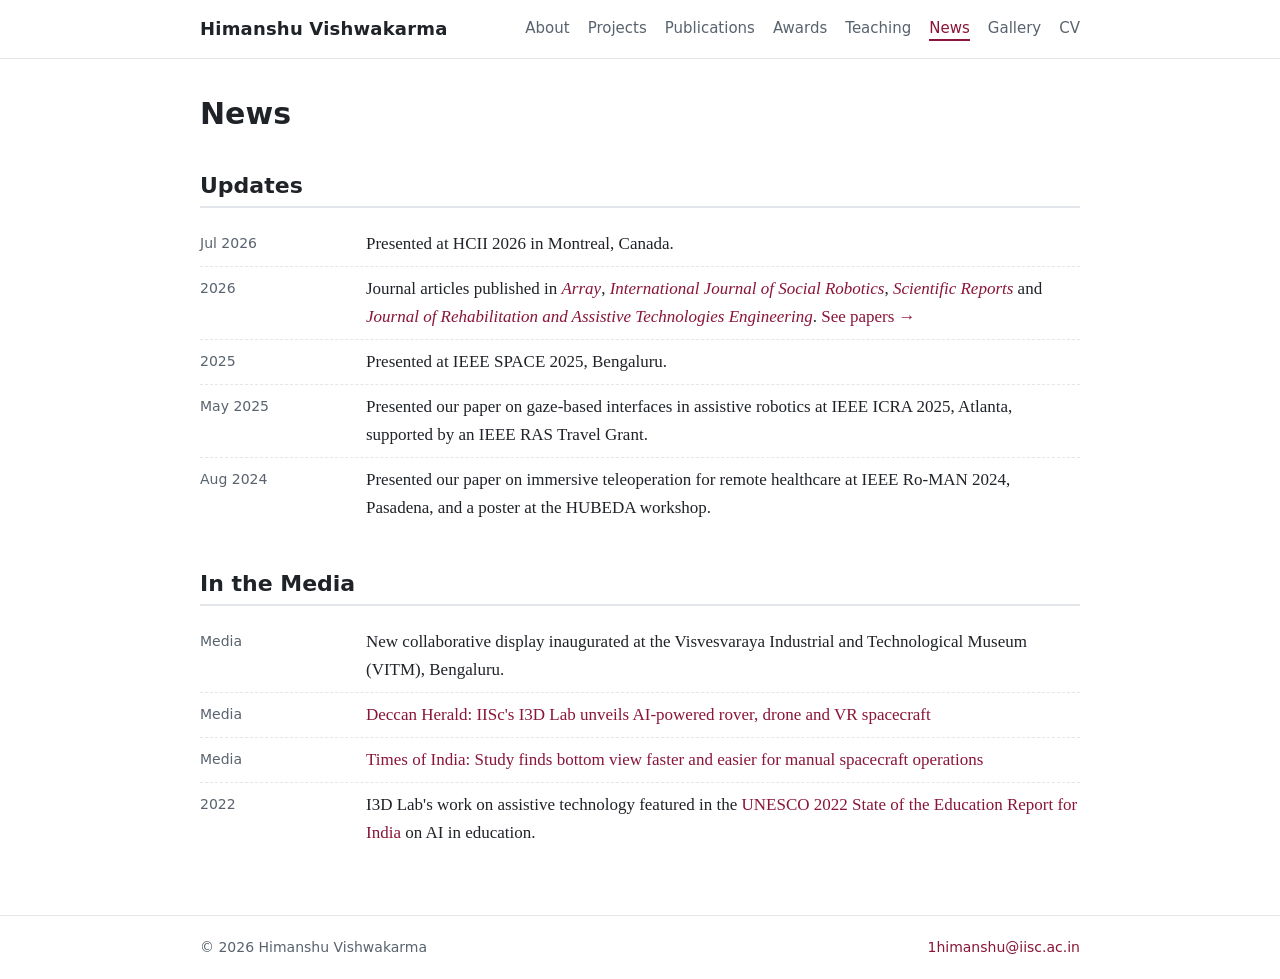
<file: news.html>
<!DOCTYPE html>
<html lang="en">
<head>
  <meta charset="utf-8">
  <meta name="viewport" content="width=device-width, initial-scale=1">
  <title>News · Himanshu Vishwakarma</title>
  <link rel="stylesheet" href="assets/style.css">
</head>
<body>
<header class="site-header">
  <nav class="nav">
    <a class="brand" href="index.html">Himanshu Vishwakarma</a>
    <ul>
      <li><a href="index.html">About</a></li>
      <li><a href="projects.html">Projects</a></li>
      <li><a href="publications.html">Publications</a></li>
      <li><a href="awards.html">Awards</a></li>
      <li><a href="teaching.html">Teaching</a></li>
      <li><a class="active" href="news.html">News</a></li>
      <li><a href="gallery.html">Gallery</a></li>
      <li><a href="cv.pdf">CV</a></li>
    </ul>
  </nav>
</header>

<main>
  <h1>News</h1>

  <h2>Updates</h2>
  <ul class="timeline">
    <li><span class="when">Jul 2026</span><span>Presented at HCII 2026 in Montreal, Canada.</span></li>
    <li><span class="when">2026</span><span>Journal articles published in <a href="https://www.sciencedirect.com/journal/array" target="_blank" rel="noopener"><em>Array</em></a>, <a href="https://link.springer.com/journal/12369" target="_blank" rel="noopener"><em>International Journal of Social Robotics</em></a>, <a href="https://doi.org/10.1038/s41598-026-78735-4" target="_blank" rel="noopener"><em>Scientific Reports</em></a> and <a href="https://doi.org/10.1177/20556683261476038" target="_blank" rel="noopener"><em>Journal of Rehabilitation and Assistive Technologies Engineering</em></a>. <a href="publications.html#journals">See papers →</a></span></li>
    <li><span class="when">2025</span><span>Presented at IEEE SPACE 2025, Bengaluru.</span></li>
    <li><span class="when">May 2025</span><span>Presented our paper on gaze-based interfaces in assistive robotics at IEEE ICRA 2025, Atlanta, supported by an IEEE RAS Travel Grant.</span></li>
    <li><span class="when">Aug 2024</span><span>Presented our paper on immersive teleoperation for remote healthcare at IEEE Ro-MAN 2024, Pasadena, and a poster at the HUBEDA workshop.</span></li>
  </ul>

  <h2>In the Media</h2>
  <ul class="timeline">
    <li><span class="when">Media</span><span>New collaborative display inaugurated at the Visvesvaraya Industrial and Technological Museum (VITM), Bengaluru.</span></li>
    <li><span class="when">Media</span><span><a href="https://www.deccanherald.com/india/karnataka/bengaluru/iisc-s-i3d-lab-unveils-ai-powered-rover-drone-vr-spacecraft-3466436">Deccan Herald: IISc's I3D Lab unveils AI-powered rover, drone and VR spacecraft</a></span></li>
    <li><span class="when">Media</span><span><a href="https://timesofindia.indiatimes.com/city/bengaluru/study-finds-bottom-view-faster-and-easier-for-manual-spacecraft-operations/articleshow/112053345.cms">Times of India: Study finds bottom view faster and easier for manual spacecraft operations</a></span></li>
    <li><span class="when">2022</span><span>I3D Lab's work on assistive technology featured in the <a href="https://unesdoc.unesco.org/ark:/48223/pf0000382661/pdf/382661eng.pdf.multi">UNESCO 2022 State of the Education Report for India</a> on AI in education.</span></li>
  </ul>
</main>

<footer><div class="inner">
  <span>© 2026 Himanshu Vishwakarma</span>
  <span><a href="mailto:1himanshu@iisc.ac.in">1himanshu@iisc.ac.in</a></span>
</div></footer>
</body>
</html>
</file>
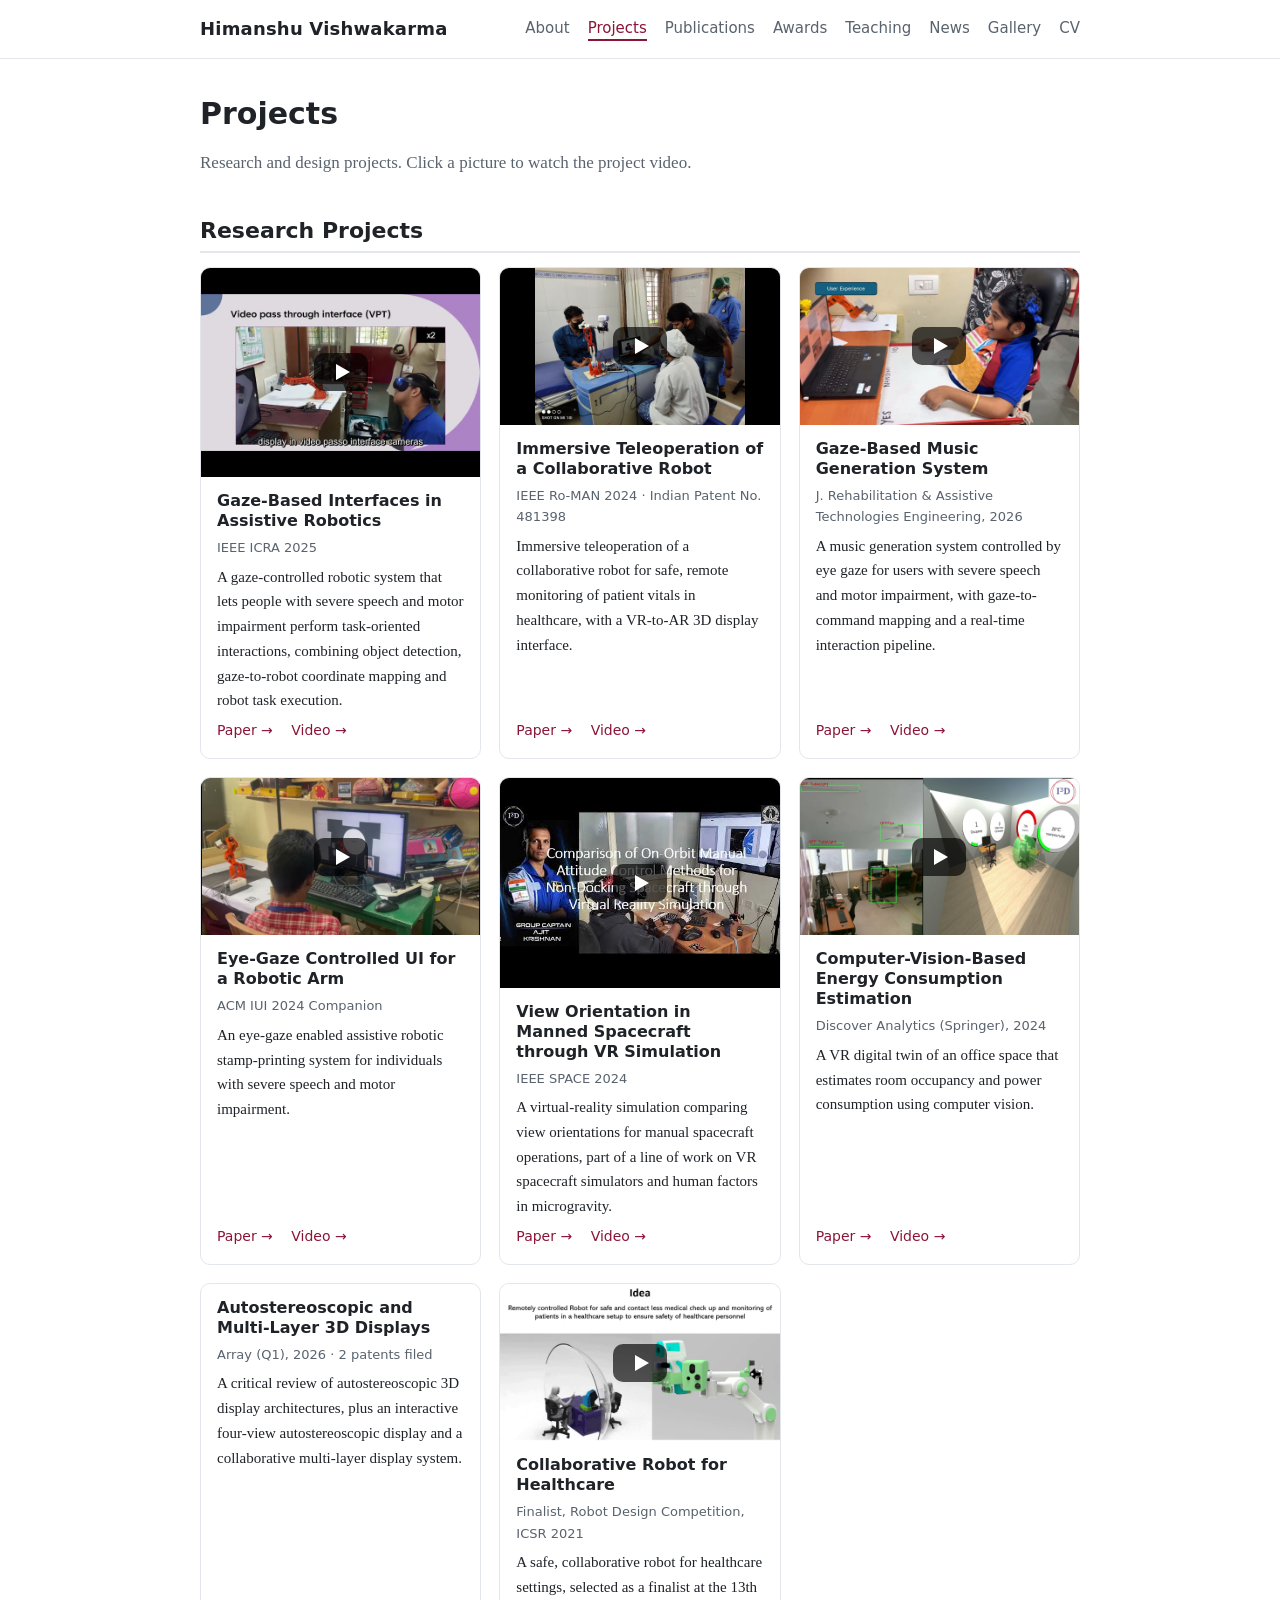
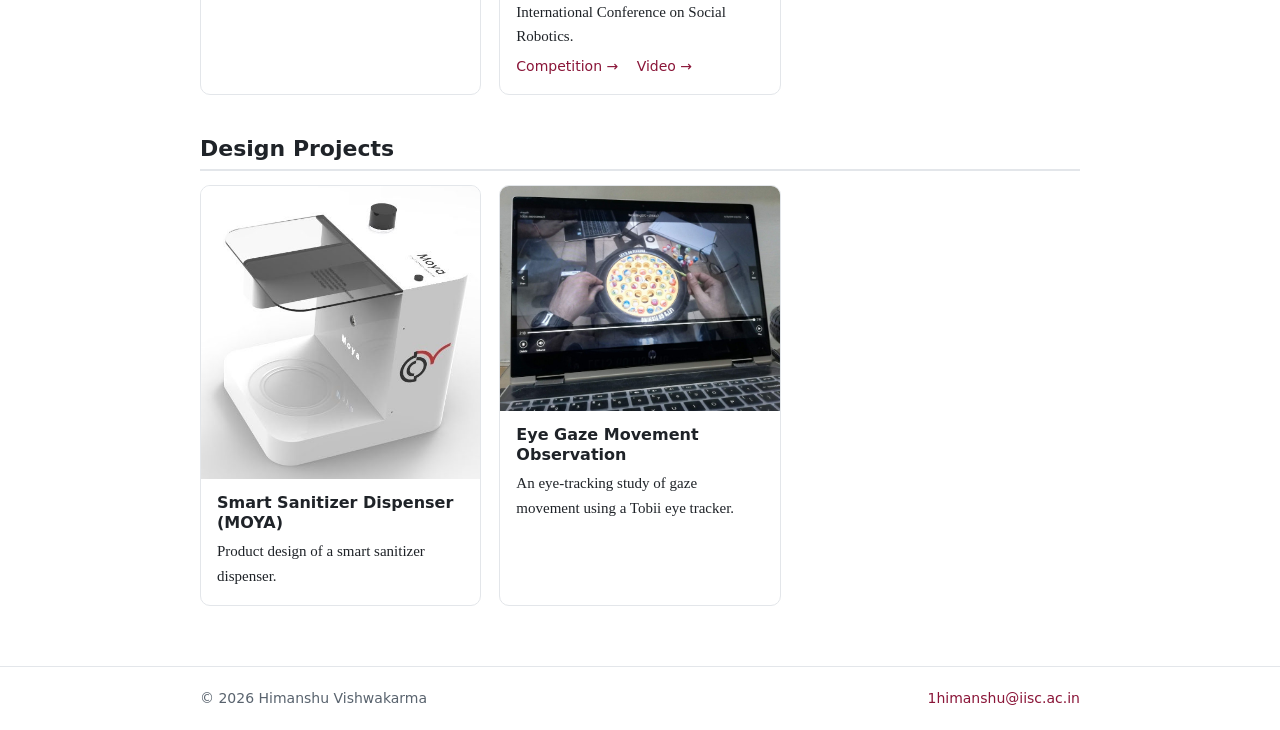
<file: projects.html>
<!DOCTYPE html>
<html lang="en">
<head>
  <meta charset="utf-8">
  <meta name="viewport" content="width=device-width, initial-scale=1">
  <title>Projects · Himanshu Vishwakarma</title>
  <link rel="stylesheet" href="assets/style.css">
</head>
<body>
<header class="site-header">
  <nav class="nav">
    <a class="brand" href="index.html">Himanshu Vishwakarma</a>
    <ul>
      <li><a href="index.html">About</a></li>
      <li><a class="active" href="projects.html">Projects</a></li>
      <li><a href="publications.html">Publications</a></li>
      <li><a href="awards.html">Awards</a></li>
      <li><a href="teaching.html">Teaching</a></li>
      <li><a href="news.html">News</a></li>
      <li><a href="gallery.html">Gallery</a></li>
      <li><a href="cv.pdf">CV</a></li>
    </ul>
  </nav>
</header>

<main>
  <h1>Projects</h1>
  <p class="muted">Research and design projects. Click a picture to watch the project video.</p>

  <h2>Research Projects</h2>
  <div class="cards">

    <article class="card">
      <a class="thumb video" href="https://www.youtube.com/watch?v=yIQKK4kV1Jk" title="Watch video"><img src="assets/img/projects/gaze-robotics.jpg" alt="Gaze-based assistive robotics" loading="lazy"><span class="play" aria-hidden="true"></span></a>
      <div class="body">
        <h3>Gaze-Based Interfaces in Assistive Robotics</h3>
        <span class="venue">IEEE ICRA 2025</span>
        <p>A gaze-controlled robotic system that lets people with severe speech and motor impairment perform task-oriented interactions, combining object detection, gaze-to-robot coordinate mapping and robot task execution.</p>
        <span class="more"><a href="https://doi.org/10.1109/ICRA55743.2025.11128213">Paper →</a> <a href="https://www.youtube.com/watch?v=yIQKK4kV1Jk">Video →</a></span>
      </div>
    </article>

    <article class="card">
      <a class="thumb video" href="https://www.youtube.com/watch?v=ojd53OWRt78" title="Watch video"><img src="assets/img/projects/teleoperation.jpg" alt="Immersive teleoperation of a collaborative robot" loading="lazy"><span class="play" aria-hidden="true"></span></a>
      <div class="body">
        <h3>Immersive Teleoperation of a Collaborative Robot</h3>
        <span class="venue">IEEE Ro-MAN 2024 · Indian Patent No. 481398</span>
        <p>Immersive teleoperation of a collaborative robot for safe, remote monitoring of patient vitals in healthcare, with a VR-to-AR 3D display interface.</p>
        <span class="more"><a href="https://doi.org/10.1109/RO-MAN60168.2024.10731386">Paper →</a> <a href="https://www.youtube.com/watch?v=ojd53OWRt78">Video →</a></span>
      </div>
    </article>

    <article class="card">
      <a class="thumb video" href="https://www.youtube.com/watch?v=l1WJuoaSvBQ" title="Watch video"><img src="assets/img/projects/music.jpg" alt="Gaze-based music generation" loading="lazy"><span class="play" aria-hidden="true"></span></a>
      <div class="body">
        <h3>Gaze-Based Music Generation System</h3>
        <span class="venue">J. Rehabilitation &amp; Assistive Technologies Engineering, 2026</span>
        <p>A music generation system controlled by eye gaze for users with severe speech and motor impairment, with gaze-to-command mapping and a real-time interaction pipeline.</p>
        <span class="more"><a href="https://journals.sagepub.com/doi/full/10.1177/20556683261476038">Paper →</a> <a href="https://www.youtube.com/watch?v=l1WJuoaSvBQ">Video →</a></span>
      </div>
    </article>

    <article class="card">
      <a class="thumb video" href="https://www.youtube.com/watch?v=U0WBvHvzI3M" title="Watch video"><img src="assets/img/projects/robotic-arm-ui.jpg" alt="Eye-gaze controlled UI for robotic arm" loading="lazy"><span class="play" aria-hidden="true"></span></a>
      <div class="body">
        <h3>Eye-Gaze Controlled UI for a Robotic Arm</h3>
        <span class="venue">ACM IUI 2024 Companion</span>
        <p>An eye-gaze enabled assistive robotic stamp-printing system for individuals with severe speech and motor impairment.</p>
        <span class="more"><a href="https://doi.org/10.1145/3640544.3645236">Paper →</a> <a href="https://www.youtube.com/watch?v=U0WBvHvzI3M">Video →</a></span>
      </div>
    </article>

    <article class="card">
      <a class="thumb video" href="https://www.youtube.com/watch?v=kz4na4fS_B4" title="Watch video"><img src="assets/img/projects/spacecraft-vr.jpg" alt="VR spacecraft simulation" loading="lazy"><span class="play" aria-hidden="true"></span></a>
      <div class="body">
        <h3>View Orientation in Manned Spacecraft through VR Simulation</h3>
        <span class="venue">IEEE SPACE 2024</span>
        <p>A virtual-reality simulation comparing view orientations for manual spacecraft operations, part of a line of work on VR spacecraft simulators and human factors in microgravity.</p>
        <span class="more"><a href="https://doi.org/10.1109/SPACE63117.2024.10668244">Paper →</a> <a href="https://www.youtube.com/watch?v=kz4na4fS_B4">Video →</a></span>
      </div>
    </article>

    <article class="card">
      <a class="thumb video" href="https://www.youtube.com/watch?v=2i2ReskNbw4" title="Watch video"><img src="assets/img/projects/digital-twin.jpg" alt="VR digital twin of an office" loading="lazy"><span class="play" aria-hidden="true"></span></a>
      <div class="body">
        <h3>Computer-Vision-Based Energy Consumption Estimation</h3>
        <span class="venue">Discover Analytics (Springer), 2024</span>
        <p>A VR digital twin of an office space that estimates room occupancy and power consumption using computer vision.</p>
        <span class="more"><a href="https://doi.org/10.1007/s44257-024-00008-z">Paper →</a> <a href="https://www.youtube.com/watch?v=2i2ReskNbw4">Video →</a></span>
      </div>
    </article>

    <article class="card">
      
      <div class="body">
        <h3>Autostereoscopic and Multi-Layer 3D Displays</h3>
        <span class="venue">Array (Q1), 2026 · 2 patents filed</span>
        <p>A critical review of autostereoscopic 3D display architectures, plus an interactive four-view autostereoscopic display and a collaborative multi-layer display system.</p>
      </div>
    </article>

    <article class="card">
      <a class="thumb video" href="https://www.youtube.com/watch?v=RHc0u8ZGNkE" title="Watch video"><img src="assets/img/projects/collaborative-robot.jpg" alt="Collaborative robot for healthcare" loading="lazy"><span class="play" aria-hidden="true"></span></a>
      <div class="body">
        <h3>Collaborative Robot for Healthcare</h3>
        <span class="venue">Finalist, Robot Design Competition, ICSR 2021</span>
        <p>A safe, collaborative robot for healthcare settings, selected as a finalist at the 13th International Conference on Social Robotics.</p>
        <span class="more"><a href="https://www.colips.org/conferences/icsr2021/wp/competition/">Competition →</a> <a href="https://www.youtube.com/watch?v=RHc0u8ZGNkE">Video →</a></span>
      </div>
    </article>

  </div>

  <h2>Design Projects</h2>
  <div class="cards">
    <article class="card">
      <div class="thumb"><img src="assets/img/projects/moya.jpg" alt="MOYA smart sanitizer dispenser" loading="lazy"></div>
      
      <div class="body">
        <h3>Smart Sanitizer Dispenser (MOYA)</h3>
        <p>Product design of a smart sanitizer dispenser.</p>
      </div>
    </article>
    <article class="card">
      <div class="thumb"><img src="assets/img/projects/eye-gaze-study.jpg" alt="Eye gaze movement observation" loading="lazy"></div>
      
      <div class="body">
        <h3>Eye Gaze Movement Observation</h3>
        <p>An eye-tracking study of gaze movement using a Tobii eye tracker.</p>
      </div>
    </article>
  </div>
</main>

<footer><div class="inner">
  <span>© 2026 Himanshu Vishwakarma</span>
  <span><a href="mailto:1himanshu@iisc.ac.in">1himanshu@iisc.ac.in</a></span>
</div></footer>
</body>
</html>
</file>
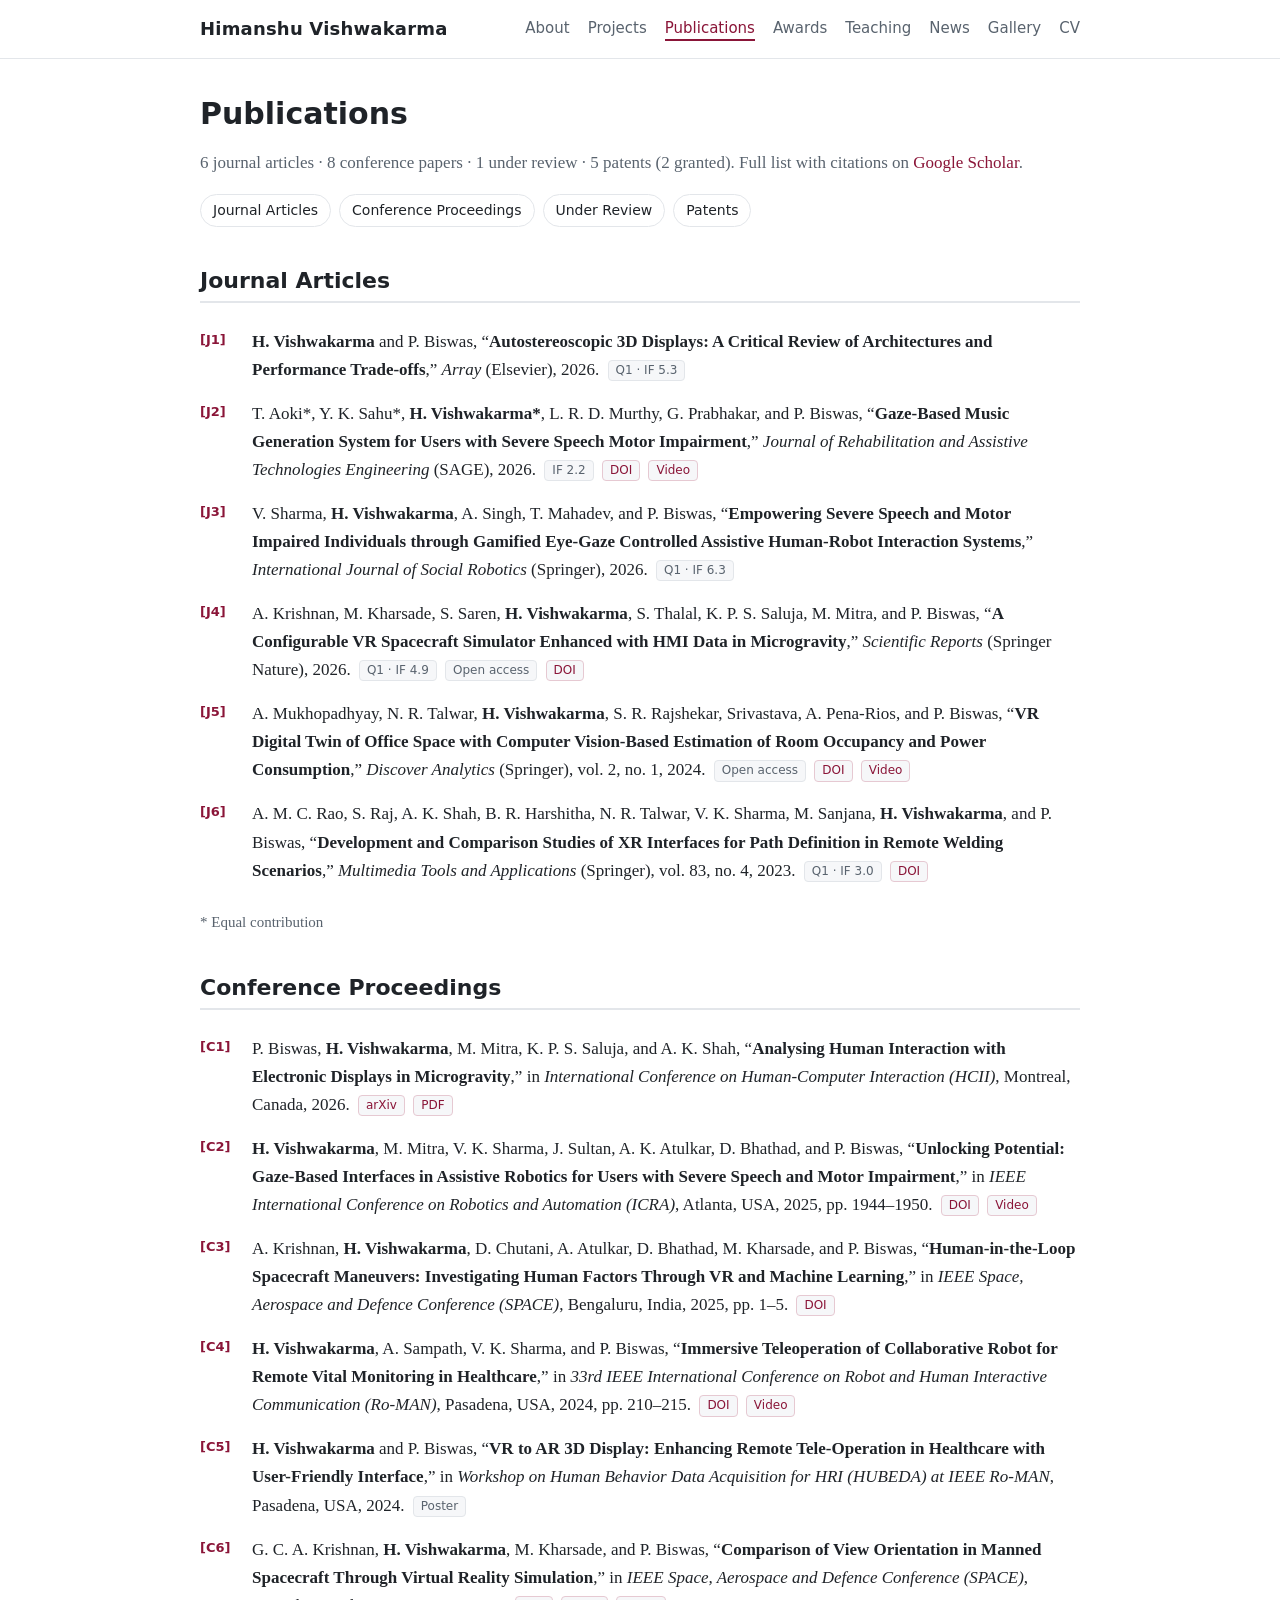
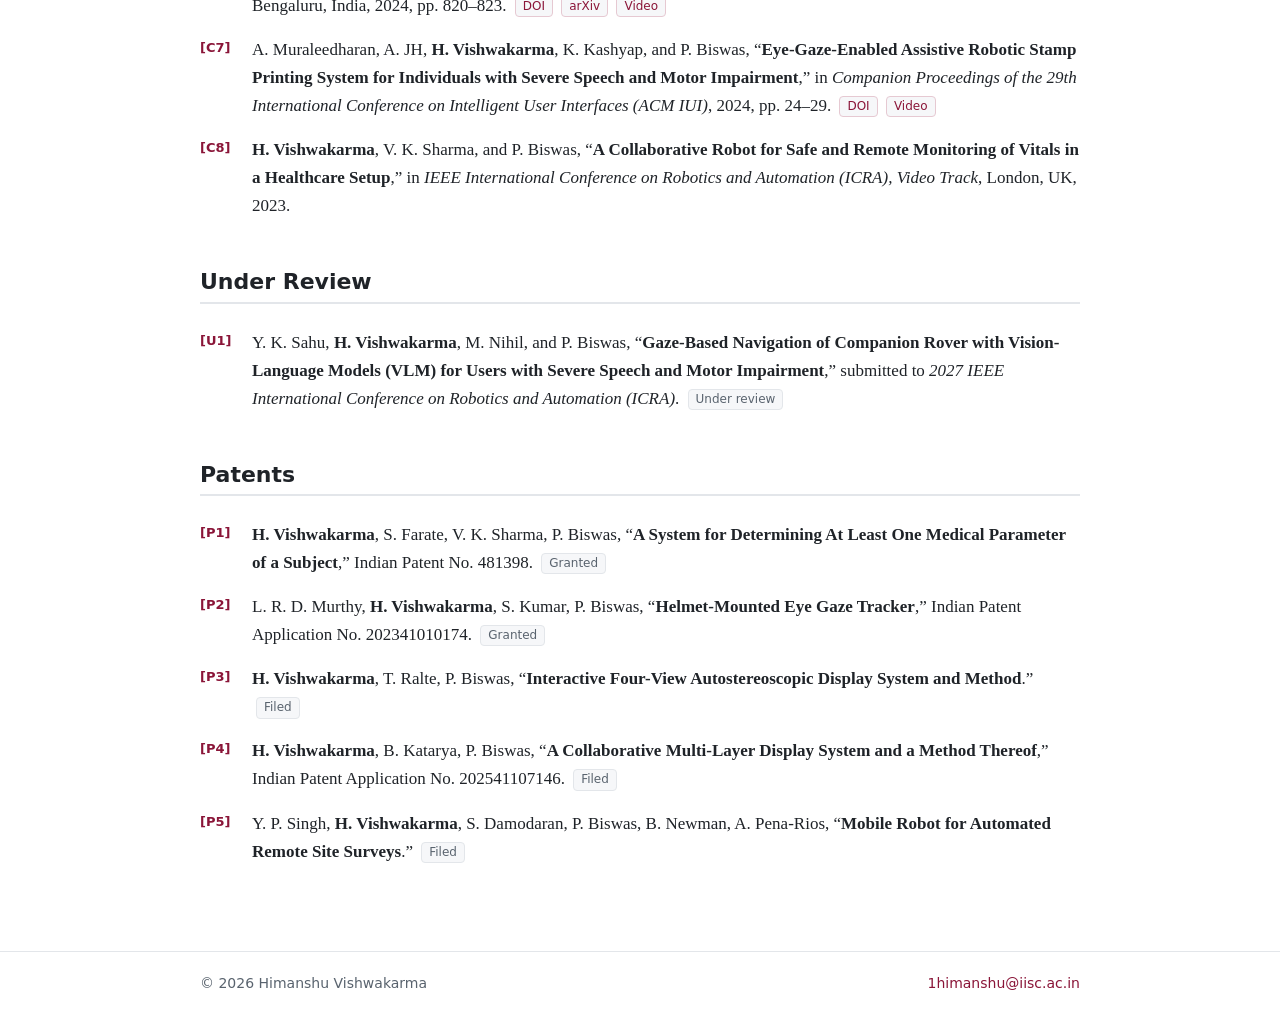
<file: publications.html>
<!DOCTYPE html>
<html lang="en">
<head>
  <meta charset="utf-8">
  <meta name="viewport" content="width=device-width, initial-scale=1">
  <title>Publications · Himanshu Vishwakarma</title>
  <link rel="stylesheet" href="assets/style.css">
</head>
<body>
<header class="site-header">
  <nav class="nav">
    <a class="brand" href="index.html">Himanshu Vishwakarma</a>
    <ul>
      <li><a href="index.html">About</a></li>
      <li><a href="projects.html">Projects</a></li>
      <li><a class="active" href="publications.html">Publications</a></li>
      <li><a href="awards.html">Awards</a></li>
      <li><a href="teaching.html">Teaching</a></li>
      <li><a href="news.html">News</a></li>
      <li><a href="gallery.html">Gallery</a></li>
      <li><a href="cv.pdf">CV</a></li>
    </ul>
  </nav>
</header>

<main>
  <h1>Publications</h1>
  <p class="muted">6 journal articles · 8 conference papers · 1 under review · 5 patents (2 granted).
  Full list with citations on <a href="https://scholar.google.com/citations?user=ktqjVN0AAAAJ&amp;hl=en">Google Scholar</a>.</p>

  <ul class="chips">
    <li><a href="#journals">Journal Articles</a></li>
    <li><a href="#conferences">Conference Proceedings</a></li>
    <li><a href="#review">Under Review</a></li>
    <li><a href="#patents">Patents</a></li>
  </ul>

  <section id="journals">
  <h2>Journal Articles</h2>
  <ol class="pubs j">
    <li><span class="me">H. Vishwakarma</span> and P. Biswas, “<span class="ptitle">Autostereoscopic 3D Displays: A Critical Review of Architectures and Performance Trade-offs</span>,” <em>Array</em> (Elsevier), 2026.
      <span class="badge">Q1 · IF 5.3</span></li>

    <li>T. Aoki*, Y. K. Sahu*, <span class="me">H. Vishwakarma*</span>, L. R. D. Murthy, G. Prabhakar, and P. Biswas, “<span class="ptitle">Gaze-Based Music Generation System for Users with Severe Speech Motor Impairment</span>,” <em>Journal of Rehabilitation and Assistive Technologies Engineering</em> (SAGE), 2026.
      <span class="badge">IF 2.2</span>
      <a class="badge link" href="https://doi.org/10.1177/20556683261476038">DOI</a>
      <a class="badge link" href="https://www.youtube.com/watch?v=l1WJuoaSvBQ">Video</a></li>

    <li>V. Sharma, <span class="me">H. Vishwakarma</span>, A. Singh, T. Mahadev, and P. Biswas, “<span class="ptitle">Empowering Severe Speech and Motor Impaired Individuals through Gamified Eye-Gaze Controlled Assistive Human-Robot Interaction Systems</span>,” <em>International Journal of Social Robotics</em> (Springer), 2026.
      <span class="badge">Q1 · IF 6.3</span></li>

    <li>A. Krishnan, M. Kharsade, S. Saren, <span class="me">H. Vishwakarma</span>, S. Thalal, K. P. S. Saluja, M. Mitra, and P. Biswas, “<span class="ptitle">A Configurable VR Spacecraft Simulator Enhanced with HMI Data in Microgravity</span>,” <em>Scientific Reports</em> (Springer Nature), 2026.
      <span class="badge">Q1 · IF 4.9</span>
      <span class="badge">Open access</span>
      <a class="badge link" href="https://doi.org/10.1038/s41598-026-78735-4">DOI</a></li>

    <li>A. Mukhopadhyay, N. R. Talwar, <span class="me">H. Vishwakarma</span>, S. R. Rajshekar, Srivastava, A. Pena-Rios, and P. Biswas, “<span class="ptitle">VR Digital Twin of Office Space with Computer Vision-Based Estimation of Room Occupancy and Power Consumption</span>,” <em>Discover Analytics</em> (Springer), vol. 2, no. 1, 2024.
      <span class="badge">Open access</span>
      <a class="badge link" href="https://doi.org/10.1007/s44257-024-00008-z">DOI</a>
      <a class="badge link" href="https://www.youtube.com/watch?v=2i2ReskNbw4">Video</a></li>

    <li>A. M. C. Rao, S. Raj, A. K. Shah, B. R. Harshitha, N. R. Talwar, V. K. Sharma, M. Sanjana, <span class="me">H. Vishwakarma</span>, and P. Biswas, “<span class="ptitle">Development and Comparison Studies of XR Interfaces for Path Definition in Remote Welding Scenarios</span>,” <em>Multimedia Tools and Applications</em> (Springer), vol. 83, no. 4, 2023.
      <span class="badge">Q1 · IF 3.0</span>
      <a class="badge link" href="https://doi.org/10.1007/s11042-023-17604-y">DOI</a></li>
  </ol>
  <p class="small muted">* Equal contribution</p>
  </section>

  <section id="conferences">
  <h2>Conference Proceedings</h2>
  <ol class="pubs c">
    <li>P. Biswas, <span class="me">H. Vishwakarma</span>, M. Mitra, K. P. S. Saluja, and A. K. Shah, “<span class="ptitle">Analysing Human Interaction with Electronic Displays in Microgravity</span>,” in <em>International Conference on Human-Computer Interaction (HCII)</em>, Montreal, Canada, 2026.
      <a class="badge link" href="https://arxiv.org/abs/2604.17322">arXiv</a>
      <a class="badge link" href="https://arxiv.org/pdf/2604.17322">PDF</a></li>

    <li><span class="me">H. Vishwakarma</span>, M. Mitra, V. K. Sharma, J. Sultan, A. K. Atulkar, D. Bhathad, and P. Biswas, “<span class="ptitle">Unlocking Potential: Gaze-Based Interfaces in Assistive Robotics for Users with Severe Speech and Motor Impairment</span>,” in <em>IEEE International Conference on Robotics and Automation (ICRA)</em>, Atlanta, USA, 2025, pp. 1944–1950.
      <a class="badge link" href="https://doi.org/10.1109/ICRA55743.2025.11128213">DOI</a>
      <a class="badge link" href="https://www.youtube.com/watch?v=yIQKK4kV1Jk">Video</a></li>

    <li>A. Krishnan, <span class="me">H. Vishwakarma</span>, D. Chutani, A. Atulkar, D. Bhathad, M. Kharsade, and P. Biswas, “<span class="ptitle">Human-in-the-Loop Spacecraft Maneuvers: Investigating Human Factors Through VR and Machine Learning</span>,” in <em>IEEE Space, Aerospace and Defence Conference (SPACE)</em>, Bengaluru, India, 2025, pp. 1–5.
      <a class="badge link" href="https://doi.org/10.1109/SPACE65882.2025.11170892">DOI</a></li>

    <li><span class="me">H. Vishwakarma</span>, A. Sampath, V. K. Sharma, and P. Biswas, “<span class="ptitle">Immersive Teleoperation of Collaborative Robot for Remote Vital Monitoring in Healthcare</span>,” in <em>33rd IEEE International Conference on Robot and Human Interactive Communication (Ro-MAN)</em>, Pasadena, USA, 2024, pp. 210–215.
      <a class="badge link" href="https://doi.org/10.1109/RO-MAN60168.2024.10731386">DOI</a>
      <a class="badge link" href="https://www.youtube.com/watch?v=ojd53OWRt78">Video</a></li>

    <li><span class="me">H. Vishwakarma</span> and P. Biswas, “<span class="ptitle">VR to AR 3D Display: Enhancing Remote Tele-Operation in Healthcare with User-Friendly Interface</span>,” in <em>Workshop on Human Behavior Data Acquisition for HRI (HUBEDA) at IEEE Ro-MAN</em>, Pasadena, USA, 2024.
      <span class="badge">Poster</span></li>

    <li>G. C. A. Krishnan, <span class="me">H. Vishwakarma</span>, M. Kharsade, and P. Biswas, “<span class="ptitle">Comparison of View Orientation in Manned Spacecraft Through Virtual Reality Simulation</span>,” in <em>IEEE Space, Aerospace and Defence Conference (SPACE)</em>, Bengaluru, India, 2024, pp. 820–823.
      <a class="badge link" href="https://doi.org/10.1109/SPACE63117.2024.10668244">DOI</a>
      <a class="badge link" href="https://arxiv.org/abs/2404.13933">arXiv</a>
      <a class="badge link" href="https://www.youtube.com/watch?v=kz4na4fS_B4">Video</a></li>

    <li>A. Muraleedharan, A. JH, <span class="me">H. Vishwakarma</span>, K. Kashyap, and P. Biswas, “<span class="ptitle">Eye-Gaze-Enabled Assistive Robotic Stamp Printing System for Individuals with Severe Speech and Motor Impairment</span>,” in <em>Companion Proceedings of the 29th International Conference on Intelligent User Interfaces (ACM IUI)</em>, 2024, pp. 24–29.
      <a class="badge link" href="https://doi.org/10.1145/3640544.3645236">DOI</a>
      <a class="badge link" href="https://www.youtube.com/watch?v=U0WBvHvzI3M">Video</a></li>

    <li><span class="me">H. Vishwakarma</span>, V. K. Sharma, and P. Biswas, “<span class="ptitle">A Collaborative Robot for Safe and Remote Monitoring of Vitals in a Healthcare Setup</span>,” in <em>IEEE International Conference on Robotics and Automation (ICRA), Video Track</em>, London, UK, 2023.</li>
  </ol>
  </section>

  <section id="review">
  <h2>Under Review</h2>
  <ol class="pubs u">
    <li>Y. K. Sahu, <span class="me">H. Vishwakarma</span>, M. Nihil, and P. Biswas, “<span class="ptitle">Gaze-Based Navigation of Companion Rover with Vision-Language Models (VLM) for Users with Severe Speech and Motor Impairment</span>,” submitted to <em>2027 IEEE International Conference on Robotics and Automation (ICRA)</em>. <span class="badge">Under review</span></li>
  </ol>
  </section>

  <section id="patents">
  <h2>Patents</h2>
  <ol class="pubs p">
    <li><span class="me">H. Vishwakarma</span>, S. Farate, V. K. Sharma, P. Biswas, “<span class="ptitle">A System for Determining At Least One Medical Parameter of a Subject</span>,” Indian Patent No. 481398. <span class="badge">Granted</span></li>
    <li>L. R. D. Murthy, <span class="me">H. Vishwakarma</span>, S. Kumar, P. Biswas, “<span class="ptitle">Helmet-Mounted Eye Gaze Tracker</span>,” Indian Patent Application No. 202341010174. <span class="badge">Granted</span></li>
    <li><span class="me">H. Vishwakarma</span>, T. Ralte, P. Biswas, “<span class="ptitle">Interactive Four-View Autostereoscopic Display System and Method</span>.” <span class="badge">Filed</span></li>
    <li><span class="me">H. Vishwakarma</span>, B. Katarya, P. Biswas, “<span class="ptitle">A Collaborative Multi-Layer Display System and a Method Thereof</span>,” Indian Patent Application No. 202541107146. <span class="badge">Filed</span></li>
    <li>Y. P. Singh, <span class="me">H. Vishwakarma</span>, S. Damodaran, P. Biswas, B. Newman, A. Pena-Rios, “<span class="ptitle">Mobile Robot for Automated Remote Site Surveys</span>.” <span class="badge">Filed</span></li>
  </ol>
  </section>
</main>

<footer><div class="inner">
  <span>© 2026 Himanshu Vishwakarma</span>
  <span><a href="mailto:1himanshu@iisc.ac.in">1himanshu@iisc.ac.in</a></span>
</div></footer>
</body>
</html>
</file>
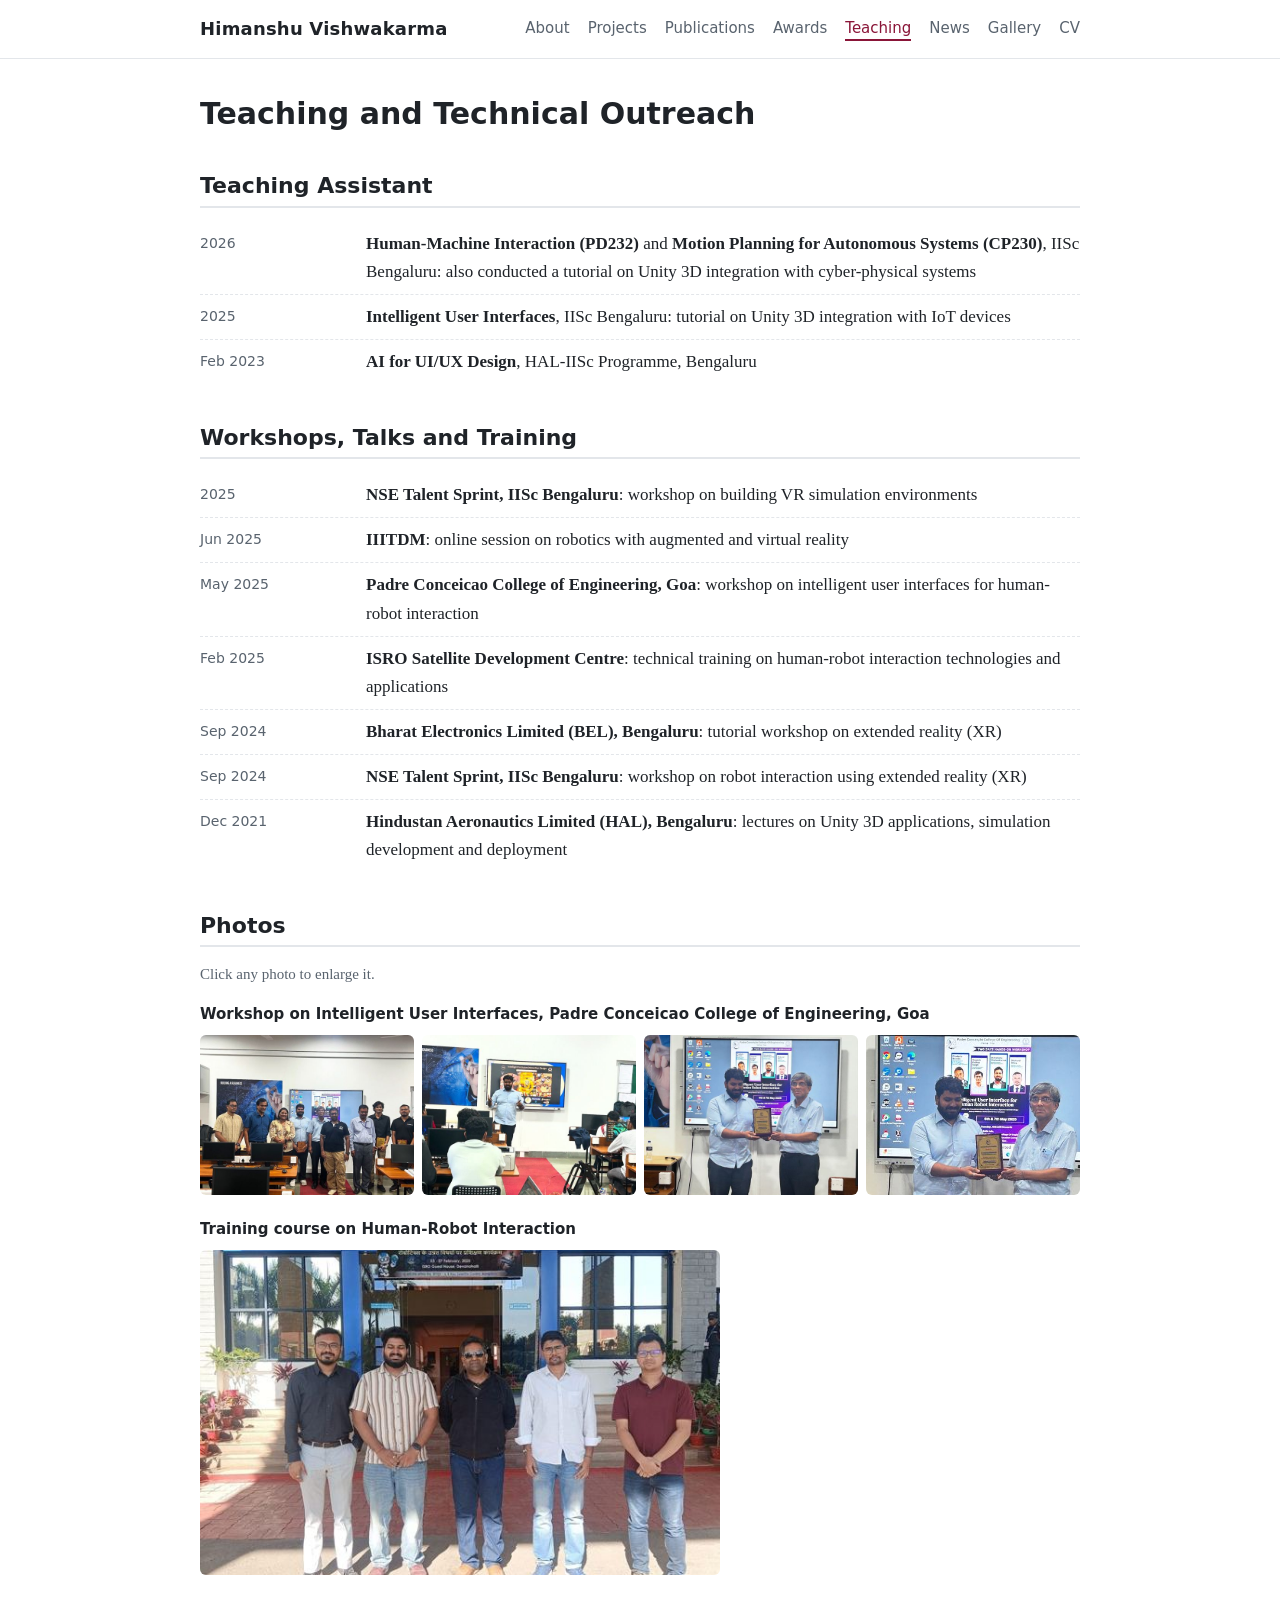
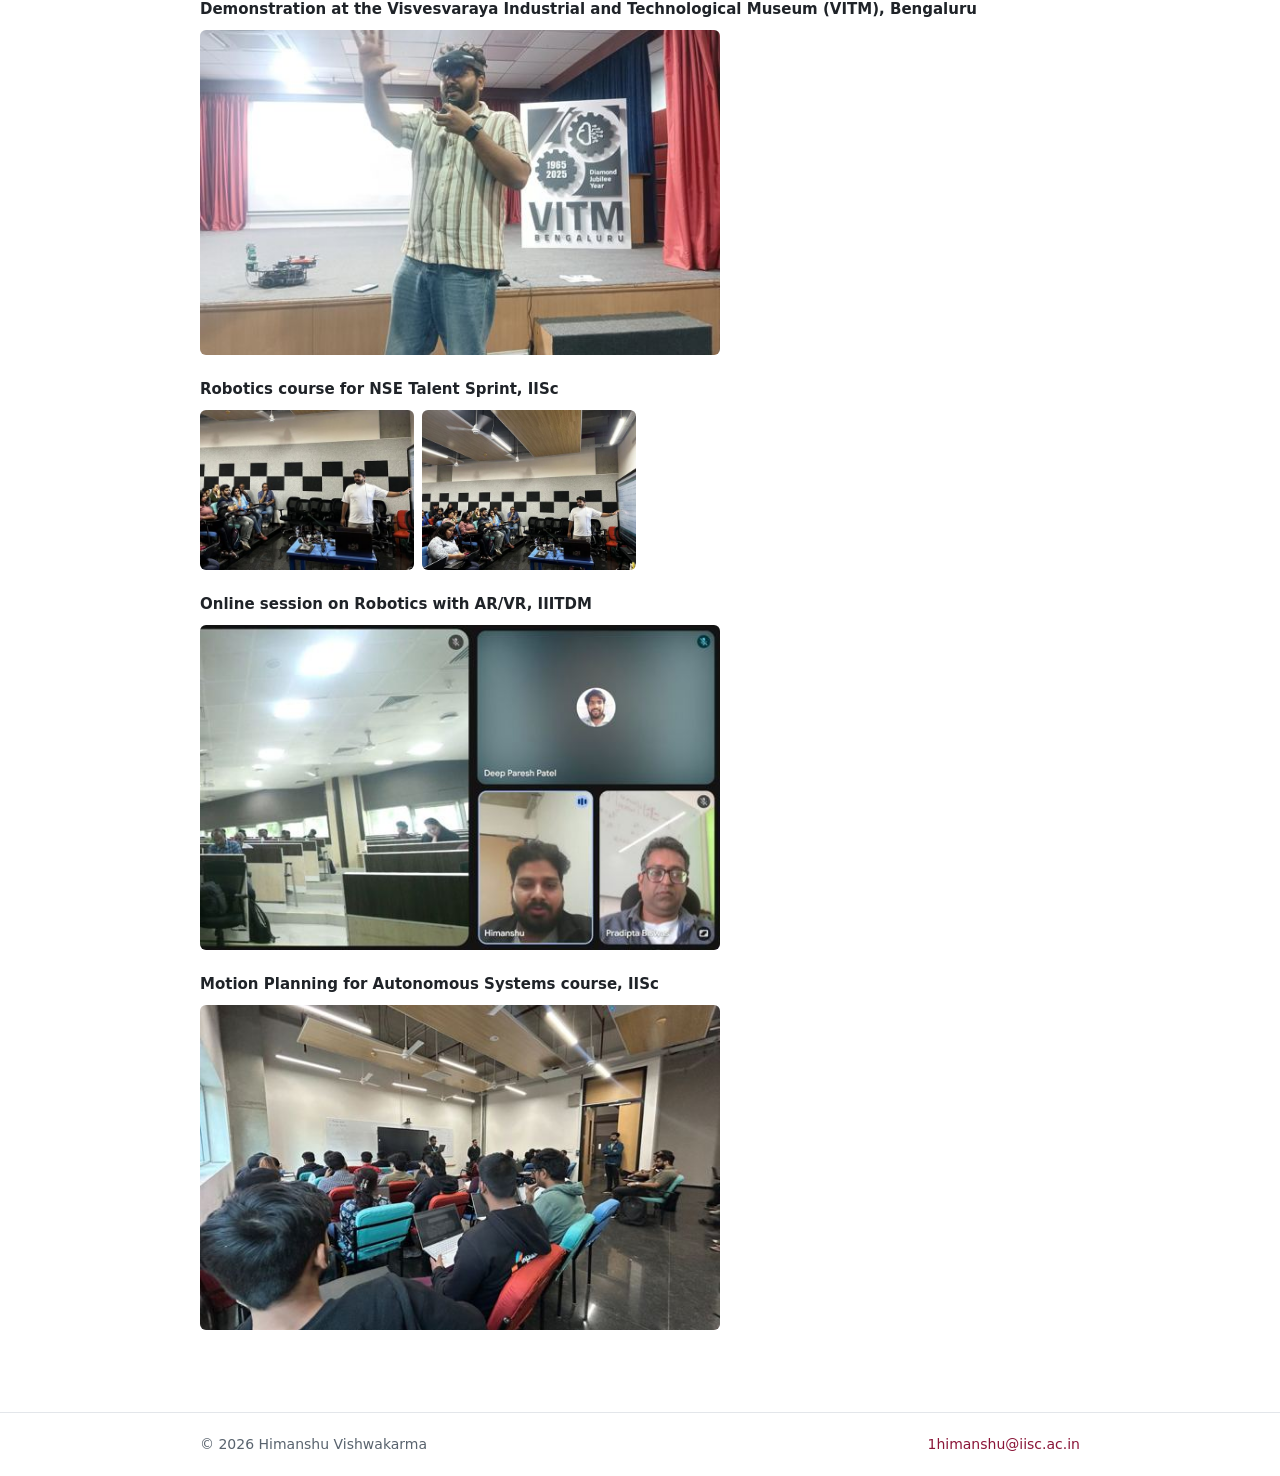
<file: teaching.html>
<!DOCTYPE html>
<html lang="en">
<head>
  <meta charset="utf-8">
  <meta name="viewport" content="width=device-width, initial-scale=1">
  <title>Teaching · Himanshu Vishwakarma</title>
  <link rel="stylesheet" href="assets/style.css">
</head>
<body>
<header class="site-header">
  <nav class="nav">
    <a class="brand" href="index.html">Himanshu Vishwakarma</a>
    <ul>
      <li><a href="index.html">About</a></li>
      <li><a href="projects.html">Projects</a></li>
      <li><a href="publications.html">Publications</a></li>
      <li><a href="awards.html">Awards</a></li>
      <li><a class="active" href="teaching.html">Teaching</a></li>
      <li><a href="news.html">News</a></li>
      <li><a href="gallery.html">Gallery</a></li>
      <li><a href="cv.pdf">CV</a></li>
    </ul>
  </nav>
</header>

<main>
  <h1>Teaching and Technical Outreach</h1>

  <h2>Teaching Assistant</h2>
  <ul class="timeline">
    <li><span class="when">2026</span><span><strong>Human-Machine Interaction (PD232)</strong> and <strong>Motion Planning for Autonomous Systems (CP230)</strong>, IISc Bengaluru: also conducted a tutorial on Unity 3D integration with cyber-physical systems</span></li>
    <li><span class="when">2025</span><span><strong>Intelligent User Interfaces</strong>, IISc Bengaluru: tutorial on Unity 3D integration with IoT devices</span></li>
    <li><span class="when">Feb 2023</span><span><strong>AI for UI/UX Design</strong>, HAL-IISc Programme, Bengaluru</span></li>
  </ul>

  <h2>Workshops, Talks and Training</h2>
  <ul class="timeline">
    <li><span class="when">2025</span><span><strong>NSE Talent Sprint, IISc Bengaluru</strong>: workshop on building VR simulation environments</span></li>
    <li><span class="when">Jun 2025</span><span><strong>IIITDM</strong>: online session on robotics with augmented and virtual reality</span></li>
    <li><span class="when">May 2025</span><span><strong>Padre Conceicao College of Engineering, Goa</strong>: workshop on intelligent user interfaces for human-robot interaction</span></li>
    <li><span class="when">Feb 2025</span><span><strong>ISRO Satellite Development Centre</strong>: technical training on human-robot interaction technologies and applications</span></li>
    <li><span class="when">Sep 2024</span><span><strong>Bharat Electronics Limited (BEL), Bengaluru</strong>: tutorial workshop on extended reality (XR)</span></li>
    <li><span class="when">Sep 2024</span><span><strong>NSE Talent Sprint, IISc Bengaluru</strong>: workshop on robot interaction using extended reality (XR)</span></li>
    <li><span class="when">Dec 2021</span><span><strong>Hindustan Aeronautics Limited (HAL), Bengaluru</strong>: lectures on Unity 3D applications, simulation development and deployment</span></li>
  </ul>

  <h2>Photos</h2>
  <p class="muted small">Click any photo to enlarge it.</p>
  <div class="album">
    <p class="album-cap">Workshop on Intelligent User Interfaces, Padre Conceicao College of Engineering, Goa</p>
    <div class="photos">
      <a class="ph" href="assets/img/gallery/teaching-04.jpg" data-cap="Workshop on Intelligent User Interfaces, Padre Conceicao College of Engineering, Goa"><img src="assets/img/gallery/thumbs/teaching-04.jpg" alt="Workshop on Intelligent User Interfaces, Padre Conceicao College of Engineering, Goa" loading="lazy"></a>
      <a class="ph" href="assets/img/gallery/teaching-05.jpg" data-cap="Workshop on Intelligent User Interfaces, Padre Conceicao College of Engineering, Goa"><img src="assets/img/gallery/thumbs/teaching-05.jpg" alt="Workshop on Intelligent User Interfaces, Padre Conceicao College of Engineering, Goa" loading="lazy"></a>
      <a class="ph" href="assets/img/gallery/teaching-06.jpg" data-cap="Workshop on Intelligent User Interfaces, Padre Conceicao College of Engineering, Goa"><img src="assets/img/gallery/thumbs/teaching-06.jpg" alt="Workshop on Intelligent User Interfaces, Padre Conceicao College of Engineering, Goa" loading="lazy"></a>
      <a class="ph" href="assets/img/gallery/about-10.jpg" data-cap="Workshop on Intelligent User Interfaces, Padre Conceicao College of Engineering, Goa"><img src="assets/img/gallery/thumbs/about-10.jpg" alt="Workshop on Intelligent User Interfaces, Padre Conceicao College of Engineering, Goa" loading="lazy"></a>
    </div>
  </div>
  <div class="album">
    <p class="album-cap">Training course on Human-Robot Interaction</p>
    <div class="photos single">
      <a class="ph" href="assets/img/gallery/teaching-07.jpg" data-cap="Training course on Human-Robot Interaction"><img src="assets/img/gallery/thumbs/teaching-07.jpg" alt="Training course on Human-Robot Interaction" loading="lazy"></a>
    </div>
  </div>
  <div class="album">
    <p class="album-cap">Demonstration at the Visvesvaraya Industrial and Technological Museum (VITM), Bengaluru</p>
    <div class="photos single">
      <a class="ph" href="assets/img/gallery/teaching-08.jpg" data-cap="Demonstration at the Visvesvaraya Industrial and Technological Museum (VITM), Bengaluru"><img src="assets/img/gallery/thumbs/teaching-08.jpg" alt="Demonstration at the Visvesvaraya Industrial and Technological Museum (VITM), Bengaluru" loading="lazy"></a>
    </div>
  </div>
  <div class="album">
    <p class="album-cap">Robotics course for NSE Talent Sprint, IISc</p>
    <div class="photos">
      <a class="ph" href="assets/img/gallery/teaching-09.jpg" data-cap="Robotics course for NSE Talent Sprint, IISc"><img src="assets/img/gallery/thumbs/teaching-09.jpg" alt="Robotics course for NSE Talent Sprint, IISc" loading="lazy"></a>
      <a class="ph" href="assets/img/gallery/gallery-05.jpg" data-cap="Robotics course for NSE Talent Sprint, IISc"><img src="assets/img/gallery/thumbs/gallery-05.jpg" alt="Robotics course for NSE Talent Sprint, IISc" loading="lazy"></a>
    </div>
  </div>
  <div class="album">
    <p class="album-cap">Online session on Robotics with AR/VR, IIITDM</p>
    <div class="photos single">
      <a class="ph" href="assets/img/gallery/teaching-10.jpg" data-cap="Online session on Robotics with AR/VR, IIITDM"><img src="assets/img/gallery/thumbs/teaching-10.jpg" alt="Online session on Robotics with AR/VR, IIITDM" loading="lazy"></a>
    </div>
  </div>
  <div class="album">
    <p class="album-cap">Motion Planning for Autonomous Systems course, IISc</p>
    <div class="photos single">
      <a class="ph" href="assets/img/gallery/teaching-11.jpg" data-cap="Motion Planning for Autonomous Systems course, IISc"><img src="assets/img/gallery/thumbs/teaching-11.jpg" alt="Motion Planning for Autonomous Systems course, IISc" loading="lazy"></a>
    </div>
  </div>
</main>

<footer><div class="inner">
  <span>© 2026 Himanshu Vishwakarma</span>
  <span><a href="mailto:1himanshu@iisc.ac.in">1himanshu@iisc.ac.in</a></span>
</div></footer>
<script src="assets/lightbox.js"></script>
</body>
</html>
</file>
<file: assets/style.css>
:root {
  --text: #1f2328;
  --muted: #59636e;
  --accent: #8a1538;      /* deep maroon, close to the CV marker colour */
  --line: #e3e6ea;
  --bg: #ffffff;
  --soft: #f6f7f9;
  --max: 920px;
}

* { box-sizing: border-box; }

html { scroll-behavior: smooth; }

body {
  margin: 0;
  font-family: "Source Serif 4", Georgia, "Times New Roman", serif;
  font-size: 17px;
  line-height: 1.65;
  color: var(--text);
  background: var(--bg);
}

a { color: var(--accent); text-decoration: none; }
a:hover { text-decoration: underline; }

/* ---------- header / nav ---------- */
.site-header {
  position: sticky; top: 0; z-index: 10;
  background: rgba(255,255,255,.95);
  backdrop-filter: blur(6px);
  border-bottom: 1px solid var(--line);
}
.nav {
  max-width: var(--max); margin: 0 auto; padding: 14px 20px;
  display: flex; align-items: center; justify-content: space-between; gap: 16px;
  flex-wrap: wrap;
}
.brand {
  font-family: system-ui, -apple-system, "Segoe UI", Roboto, sans-serif;
  font-weight: 700; font-size: 18px; color: var(--text); letter-spacing: .2px;
}
.brand:hover { text-decoration: none; color: var(--accent); }
.nav ul {
  list-style: none; margin: 0; padding: 0;
  display: flex; flex-wrap: wrap; gap: 4px 18px;
  font-family: system-ui, -apple-system, "Segoe UI", Roboto, sans-serif; font-size: 15px;
}
.nav ul a { color: var(--muted); padding: 2px 0; border-bottom: 2px solid transparent; }
.nav ul a:hover { color: var(--text); text-decoration: none; }
.nav ul a.active { color: var(--accent); border-bottom-color: var(--accent); }

/* ---------- layout ---------- */
main { max-width: var(--max); margin: 0 auto; padding: 36px 20px 60px; }

h1, h2, h3 {
  font-family: system-ui, -apple-system, "Segoe UI", Roboto, sans-serif;
  line-height: 1.25; color: var(--text);
}
h1 { font-size: 30px; margin: 0 0 6px; }
h2 {
  font-size: 22px; margin: 40px 0 14px; padding-bottom: 6px;
  border-bottom: 2px solid var(--line);
}
h3 { font-size: 17px; margin: 22px 0 6px; }

.muted { color: var(--muted); }
.small { font-size: 15px; }

/* ---------- home hero ---------- */
.hero { display: grid; grid-template-columns: 220px 1fr; gap: 32px; align-items: start; }
.hero img.photo {
  width: 220px; height: 220px; object-fit: cover; border-radius: 50%;
  border: 1px solid var(--line);
}
.hero .role {
  font-family: system-ui, -apple-system, "Segoe UI", Roboto, sans-serif;
  color: var(--muted); font-size: 16px; margin: 0 0 14px;
}
.links { display: flex; flex-wrap: wrap; gap: 8px; margin-top: 16px; }
.links a {
  font-family: system-ui, -apple-system, "Segoe UI", Roboto, sans-serif; font-size: 14px;
  border: 1px solid var(--line); border-radius: 999px; padding: 4px 12px; color: var(--text);
}
.links a:hover { border-color: var(--accent); color: var(--accent); text-decoration: none; }
.links a.primary { background: var(--accent); border-color: var(--accent); color: #fff; }
.links a.primary:hover { color: #fff; opacity: .9; }

.tags { display: flex; flex-wrap: wrap; gap: 8px; padding: 0; list-style: none; }
.tags li {
  font-family: system-ui, -apple-system, "Segoe UI", Roboto, sans-serif; font-size: 14px;
  background: var(--soft); border: 1px solid var(--line); border-radius: 6px; padding: 3px 10px;
}

/* ---------- timeline-style lists ---------- */
.timeline { list-style: none; padding: 0; margin: 0; }
.timeline li {
  display: grid; grid-template-columns: 150px 1fr; gap: 16px;
  padding: 8px 0; border-bottom: 1px dashed var(--line);
}
.timeline li:last-child { border-bottom: none; }
.timeline .when {
  font-family: system-ui, -apple-system, "Segoe UI", Roboto, sans-serif;
  font-size: 14px; color: var(--muted); padding-top: 2px;
}

/* ---------- publications ---------- */
ol.pubs { padding-left: 0; list-style: none; counter-reset: pub; }
ol.pubs li { position: relative; padding: 8px 0 8px 52px; counter-increment: pub; }
ol.pubs li::before {
  position: absolute; left: 0; top: 9px;
  font-family: system-ui, -apple-system, "Segoe UI", Roboto, sans-serif;
  font-size: 13px; font-weight: 600; color: var(--accent);
}
ol.pubs.j li::before { content: "[J" counter(pub) "]"; }
ol.pubs.c li::before { content: "[C" counter(pub) "]"; }
ol.pubs.u li::before { content: "[U" counter(pub) "]"; }
ol.pubs.p li::before { content: "[P" counter(pub) "]"; }
.me { font-weight: 700; }
.ptitle { font-weight: 600; }
.badge {
  display: inline-block; font-family: system-ui, -apple-system, "Segoe UI", Roboto, sans-serif;
  font-size: 12px; line-height: 1.6; padding: 0 7px; border-radius: 4px; margin-left: 4px;
  background: var(--soft); border: 1px solid var(--line); color: var(--muted); vertical-align: 1px;
}
.badge.link { color: var(--accent); border-color: #e6c9d2; }

/* ---------- project cards ---------- */
.cards { display: grid; grid-template-columns: repeat(auto-fill, minmax(260px, 1fr)); gap: 18px; }
.card {
  border: 1px solid var(--line); border-radius: 10px; overflow: hidden; background: #fff;
  display: flex; flex-direction: column;
}
.card .thumb {
  aspect-ratio: 16 / 9; background: var(--soft); display: flex; align-items: center; justify-content: center;
  color: var(--muted); font-family: system-ui, sans-serif; font-size: 13px;
}
.card .thumb img { width: 100%; height: 100%; object-fit: cover; }
.card .body { padding: 14px 16px 16px; display: flex; flex-direction: column; gap: 6px; flex: 1; }
.card h3 { margin: 0; font-size: 16px; }
.card p { margin: 0; font-size: 15px; }
.card .venue { font-family: system-ui, sans-serif; font-size: 13px; color: var(--muted); }
.card .more { margin-top: auto; font-family: system-ui, sans-serif; font-size: 14px; }

/* ---------- footer ---------- */
footer {
  border-top: 1px solid var(--line); color: var(--muted);
  font-family: system-ui, -apple-system, "Segoe UI", Roboto, sans-serif; font-size: 14px;
}
footer .inner { max-width: var(--max); margin: 0 auto; padding: 20px; display: flex; justify-content: space-between; flex-wrap: wrap; gap: 8px; }

/* ---------- mobile ---------- */
@media (max-width: 680px) {
  body { font-size: 16px; }
  .hero { grid-template-columns: 1fr; text-align: center; }
  .hero img.photo { margin: 0 auto; width: 170px; height: 170px; }
  .links { justify-content: center; }
  .timeline li { grid-template-columns: 1fr; gap: 0; }
  ol.pubs li { padding-left: 44px; }
}

/* ---------- video thumbnails ---------- */
.card a.thumb { position: relative; display: block; }
.card a.thumb img { display: block; width: 100%; height: 100%; object-fit: cover; transition: transform .25s ease; }
.card a.thumb:hover img { transform: scale(1.03); }
.card .play {
  position: absolute; left: 50%; top: 50%; width: 54px; height: 38px; transform: translate(-50%, -50%);
  background: rgba(0,0,0,.65); border-radius: 10px;
}
.card .play::after {
  content: ""; position: absolute; left: 22px; top: 11px;
  border-style: solid; border-width: 8px 0 8px 14px; border-color: transparent transparent transparent #fff;
}
.card a.thumb:hover .play { background: #c4302b; }
.card .more a { margin-right: 14px; }

/* ---------- gallery ---------- */
.videos { display: grid; grid-template-columns: repeat(auto-fill, minmax(380px, 1fr)); gap: 20px; }
.video figure { margin: 0; }
.video .frame { position: relative; aspect-ratio: 16 / 9; border-radius: 10px; overflow: hidden; background: #000; }
.video iframe { position: absolute; inset: 0; width: 100%; height: 100%; border: 0; }
.video figcaption { font-family: system-ui, sans-serif; font-size: 14px; color: var(--muted); margin-top: 6px; }
@media (max-width: 680px) { .videos { grid-template-columns: 1fr; } }

/* ---------- photo grid + lightbox ---------- */
.photos { display: grid; grid-template-columns: repeat(auto-fill, minmax(170px, 1fr)); gap: 8px; margin-bottom: 8px; }
.photos a.ph { display: block; aspect-ratio: 4 / 3; overflow: hidden; border-radius: 6px; background: var(--soft); }
.photos a.ph img { width: 100%; height: 100%; object-fit: cover; transition: transform .25s ease; }
.photos a.ph:hover img { transform: scale(1.05); }
.photos.certs a.ph { aspect-ratio: 3 / 4; }
.photos.certs a.ph img { object-fit: contain; background: #fff; }
main h3 + .photos { margin-top: 4px; }
.lb { position: fixed; inset: 0; background: rgba(10,10,12,.92); display: none; align-items: center; justify-content: center; z-index: 100; }
.lb.open { display: flex; }
.lb figure { margin: 0; max-width: 92vw; max-height: 88vh; text-align: center; }
.lb img { max-width: 92vw; max-height: 80vh; object-fit: contain; border-radius: 4px; }
.lb figcaption { color: #e8e8e8; font-family: system-ui, sans-serif; font-size: 15px; margin-top: 10px; }
.lb button { position: absolute; background: none; border: 0; color: #fff; cursor: pointer; font-size: 44px; line-height: 1; padding: 10px 16px; opacity: .8; }
.lb button:hover { opacity: 1; }
.lb-x { top: 8px; right: 12px; }
.lb-p { left: 6px; top: 50%; transform: translateY(-50%); }
.lb-n { right: 6px; top: 50%; transform: translateY(-50%); }

/* ---------- gallery v2: albums + section chips ---------- */
.chips { list-style: none; padding: 0; margin: 14px 0 6px; display: flex; flex-wrap: wrap; gap: 8px; }
.chips a {
  display: inline-block; font-family: system-ui, sans-serif; font-size: 14px; color: var(--text);
  border: 1px solid var(--line); border-radius: 999px; padding: 4px 12px; background: #fff;
}
.chips a:hover { border-color: var(--accent); color: var(--accent); text-decoration: none; }
section[id] { scroll-margin-top: 72px; }
.album { margin: 0 0 22px; }
.album-cap { font-family: system-ui, sans-serif; font-size: 15px; font-weight: 600; margin: 0 0 8px; color: var(--text); }
.photos.single { grid-template-columns: minmax(0, 520px); }
.photos.single a.ph { aspect-ratio: 16 / 10; }

/* ---------- About: animated stats ---------- */
.stats {
  display: grid; grid-template-columns: repeat(4, 1fr); gap: 14px;
  margin: 34px 0 6px; padding: 0; list-style: none;
}
.stat {
  border: 1px solid var(--line); border-radius: 12px; padding: 18px 12px 14px; text-align: center;
  background: linear-gradient(180deg, #fff 0%, var(--soft) 100%);
}
.stat a { color: inherit; text-decoration: none; display: block; }
.stat a:hover .num { color: var(--accent); }
.stat .num {
  display: block; font-family: system-ui, -apple-system, "Segoe UI", Roboto, sans-serif;
  font-size: 40px; font-weight: 700; line-height: 1.1; color: var(--accent);
  font-variant-numeric: tabular-nums;
}
.stat .label { display: block; font-family: system-ui, sans-serif; font-size: 14px; color: var(--text); margin-top: 4px; }
.stat .sub { display: block; font-family: system-ui, sans-serif; font-size: 12px; color: var(--muted); margin-top: 2px; min-height: 1em; }
@media (max-width: 680px) { .stats { grid-template-columns: repeat(2, 1fr); } .stat .num { font-size: 32px; } }
.album-cap a { color: var(--accent); border-bottom: 1px dotted var(--accent); }
.album-cap a:hover { text-decoration: none; border-bottom-style: solid; }
</file>
